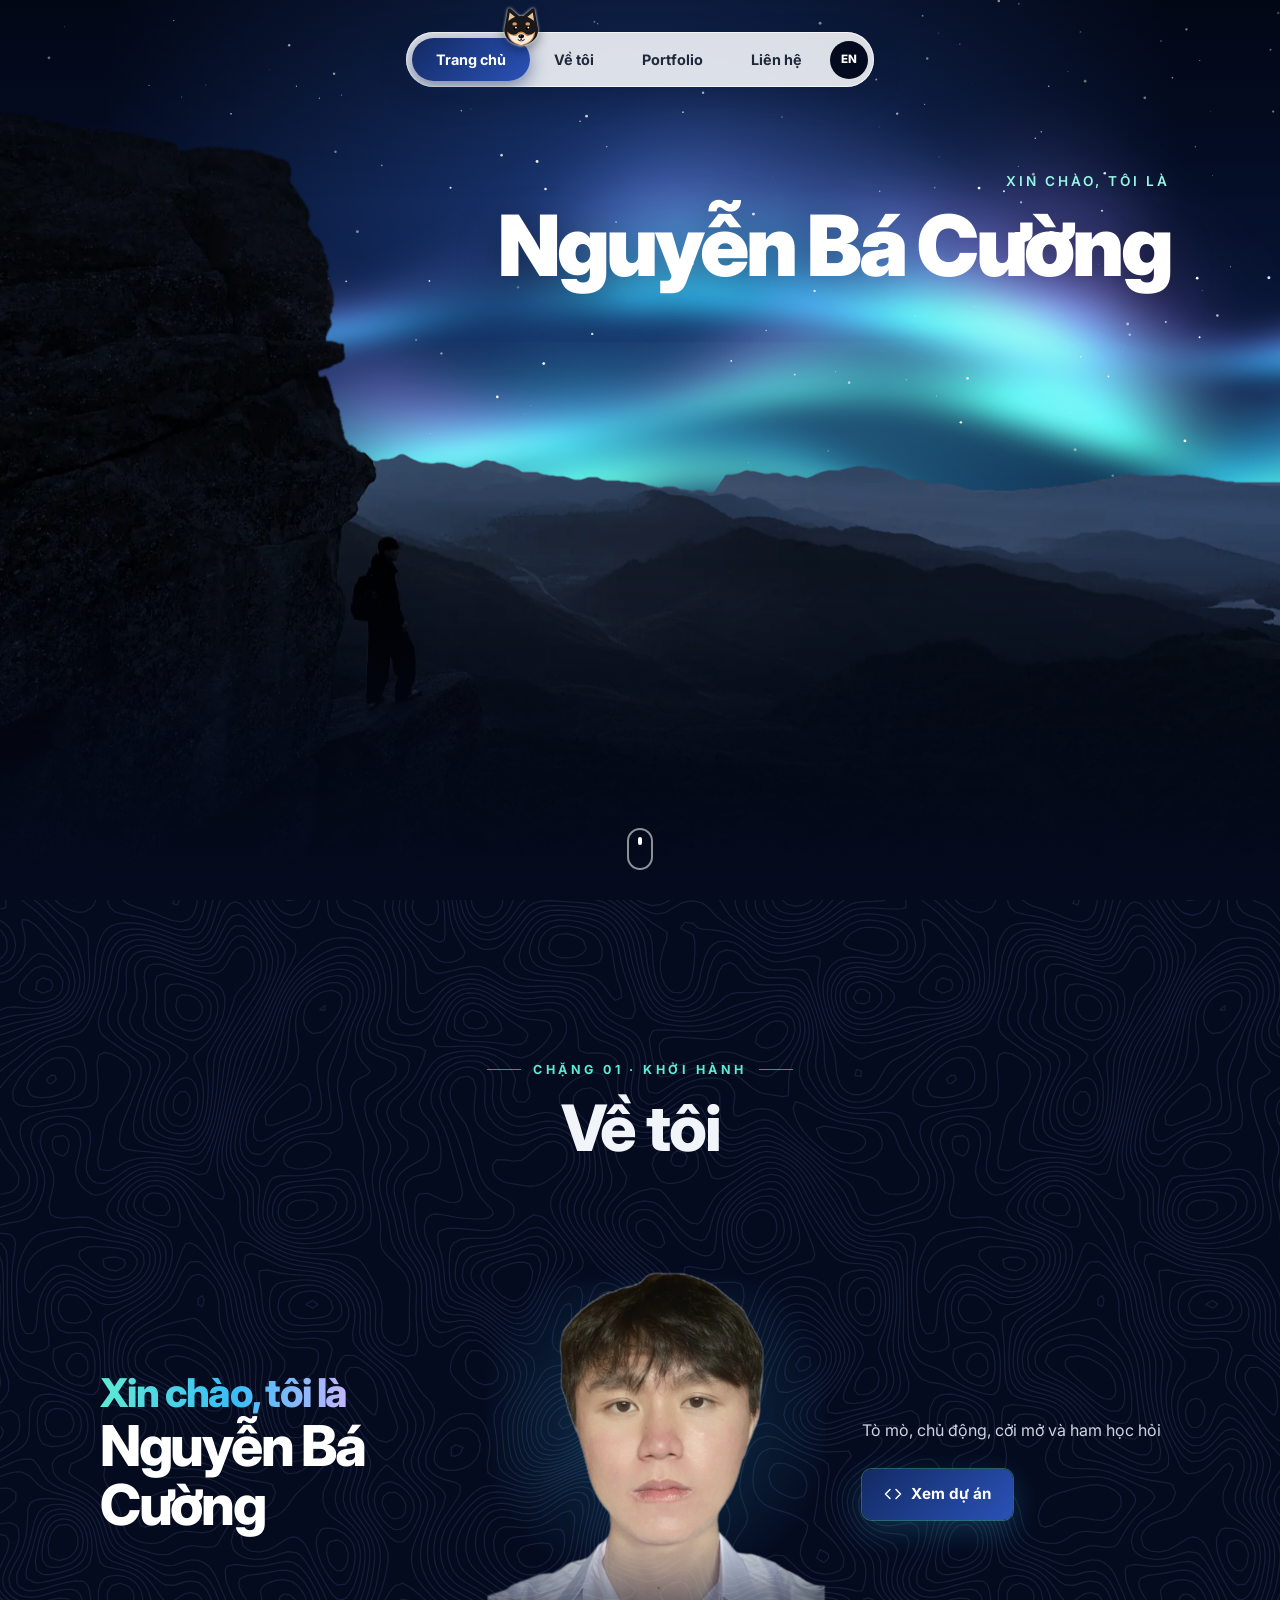
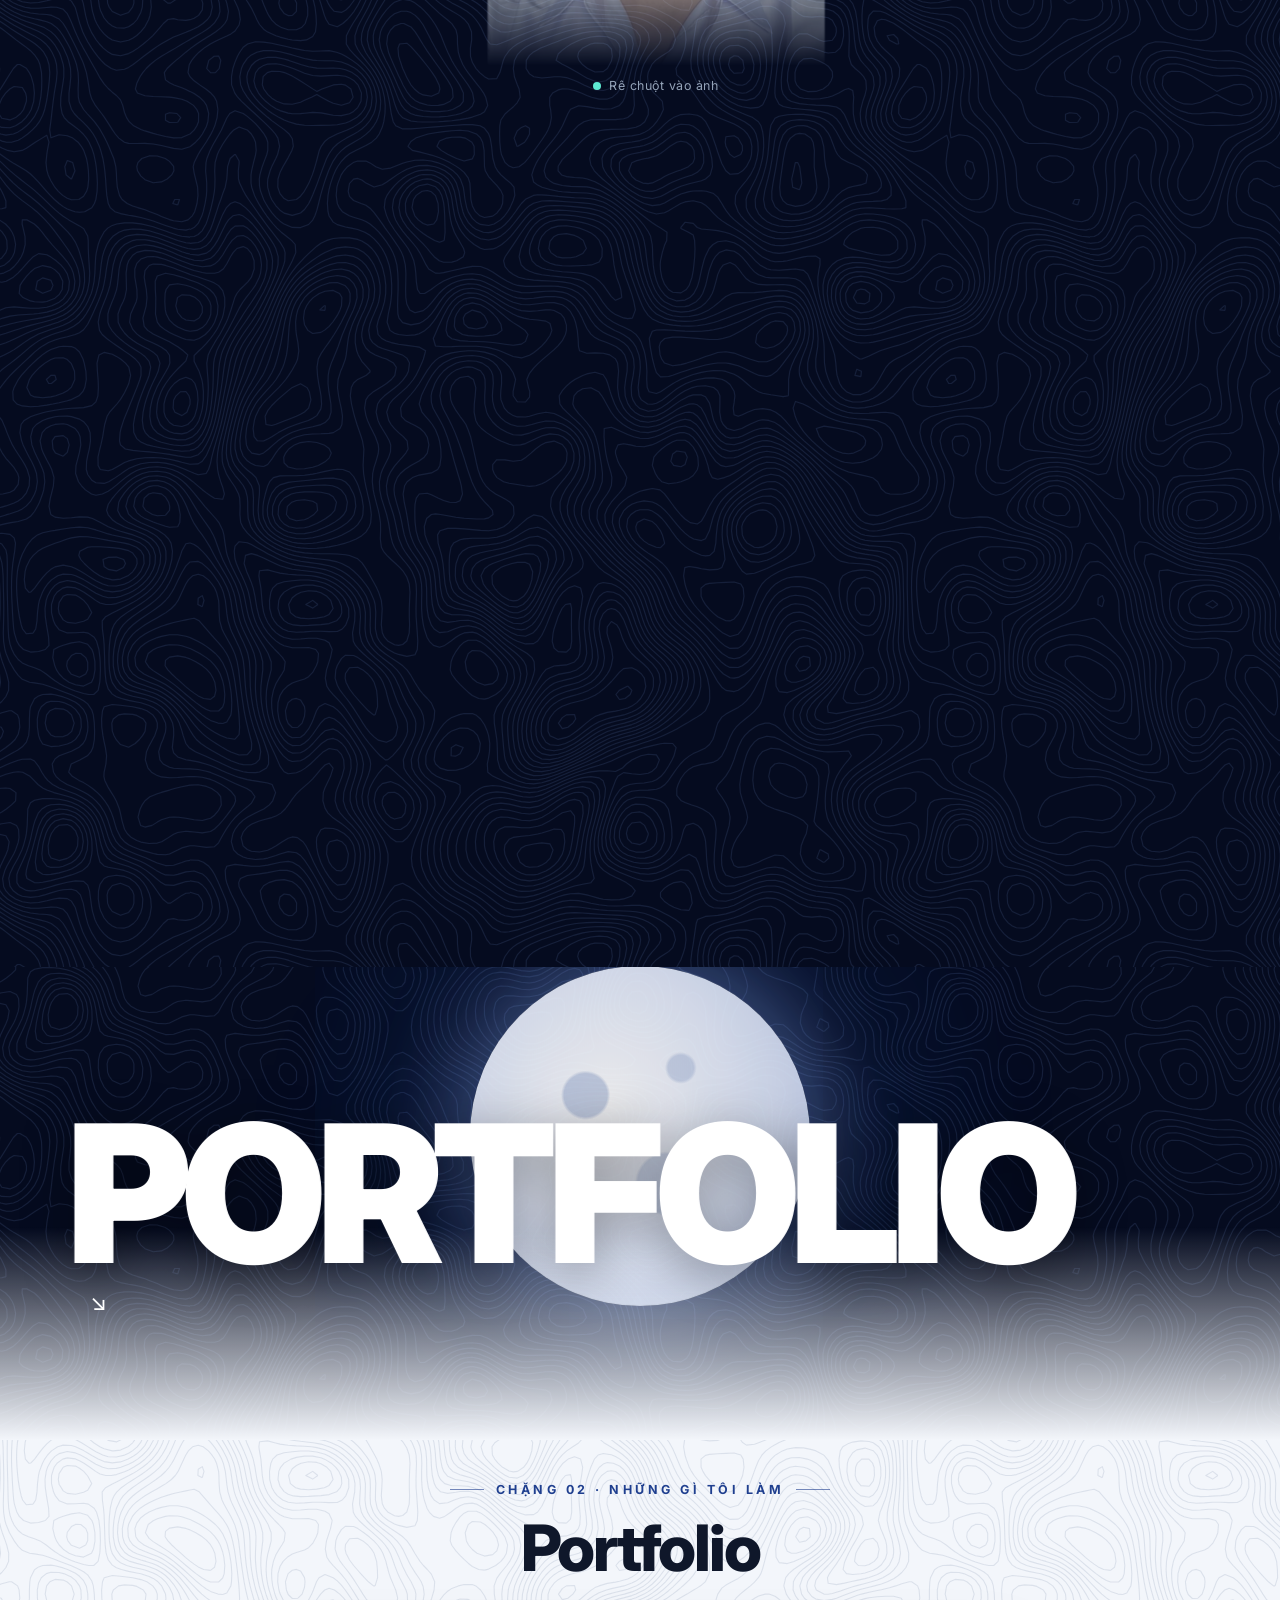
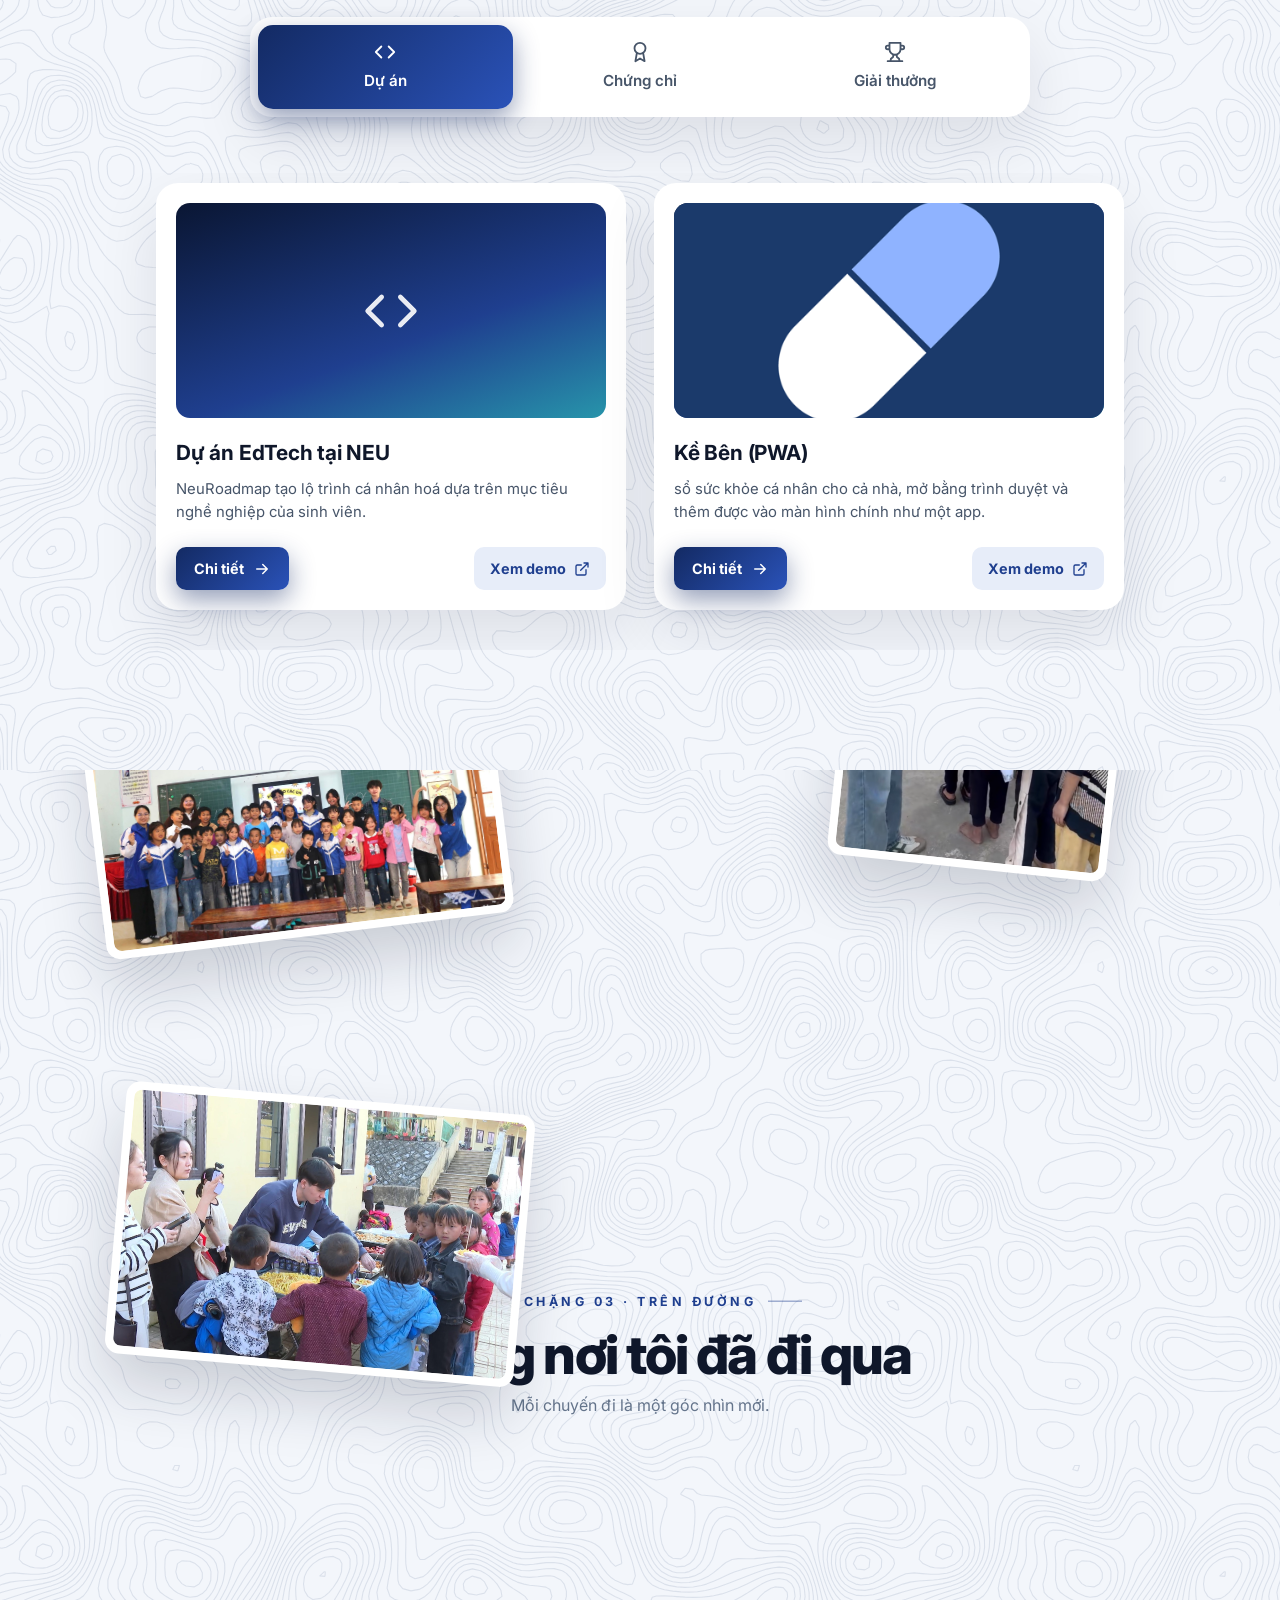
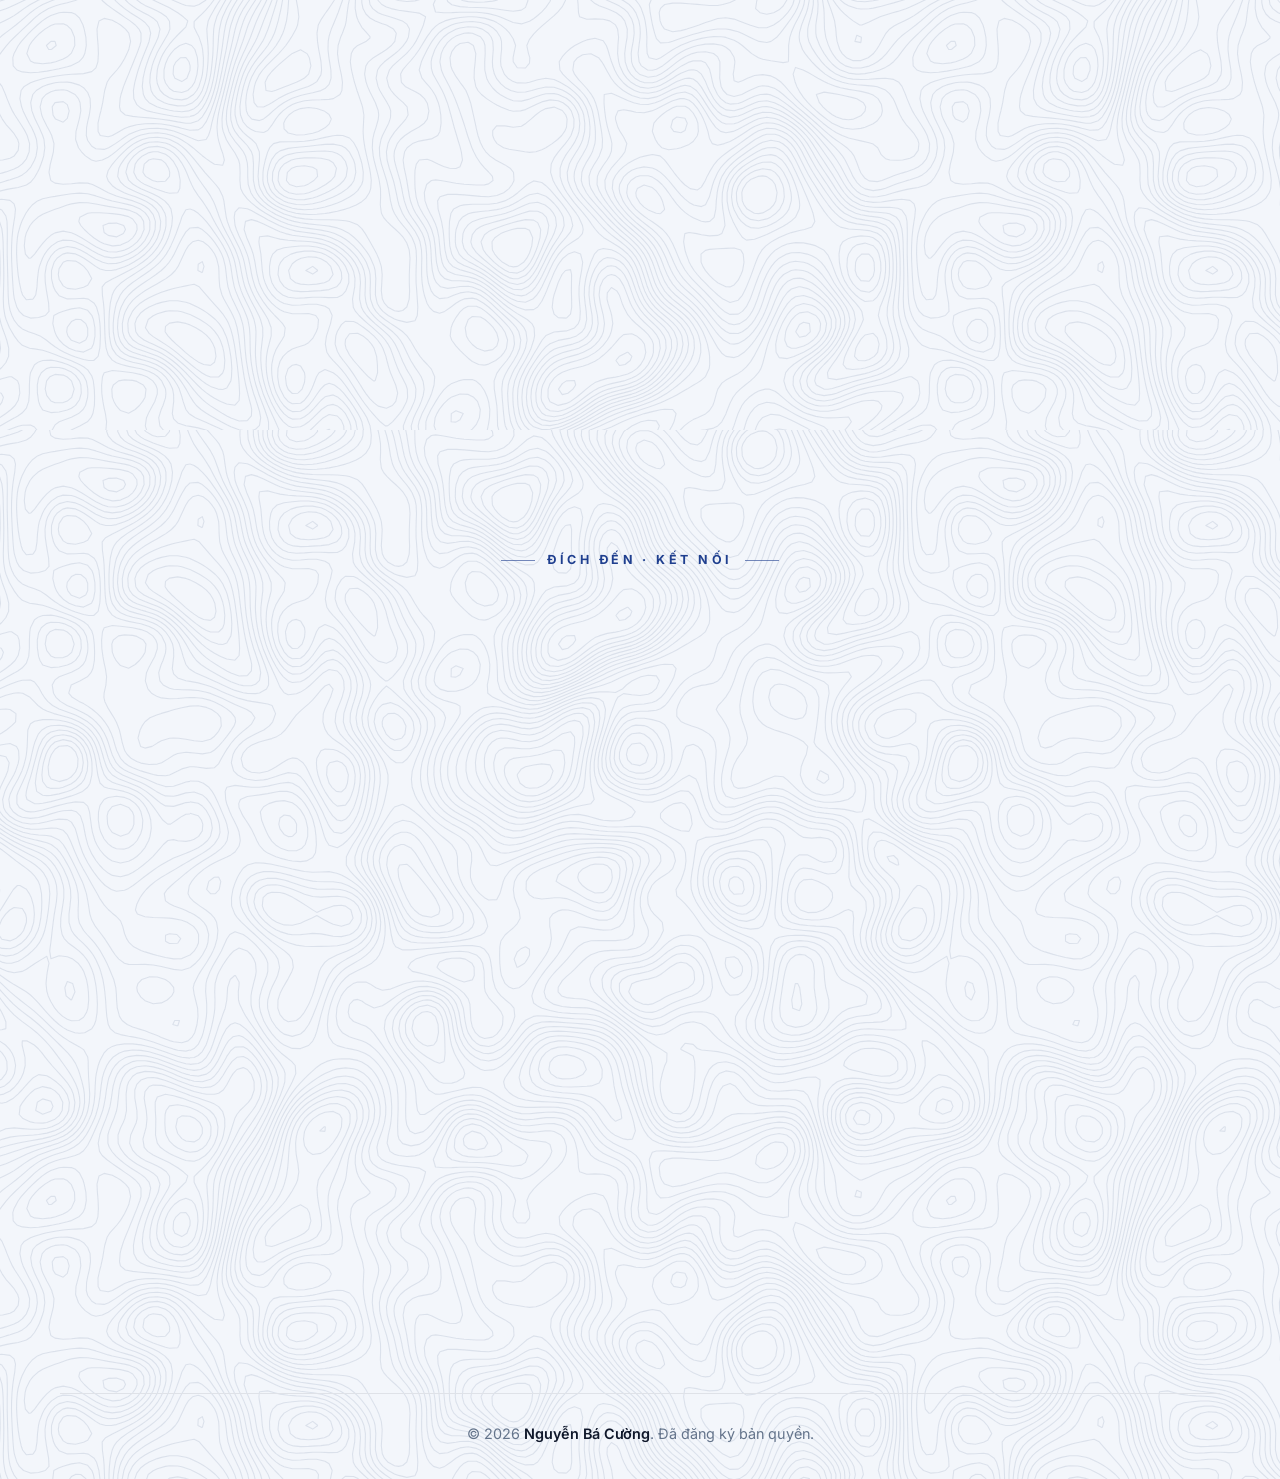
<file: index.html>
<!DOCTYPE html>
<html lang="vi">
<head>
  <meta charset="UTF-8">
  <meta name="viewport" content="width=device-width, initial-scale=1.0">
  <title>Portfolio</title>
  <meta name="theme-color" content="#050b1f">
  <link rel="icon" type="image/png" sizes="32x32" href="assets/favicon-spider-32.png">
  <link rel="icon" type="image/png" sizes="192x192" href="assets/favicon-spider-192.png">
  <link rel="apple-touch-icon" href="assets/apple-touch-icon.png">
  <link rel="preconnect" href="https://fonts.googleapis.com">
  <link rel="preconnect" href="https://fonts.gstatic.com" crossorigin>
  <link href="https://fonts.googleapis.com/css2?family=Inter:wght@400;500;600;700;800;900&display=swap" rel="stylesheet">
  <link rel="stylesheet" href="style.css">
</head>
<body>
  <!-- Mọi nội dung được lấy từ data.js – không cần sửa file này -->

  <!-- ========== Thanh điều hướng ========== -->
  <nav class="nav" id="nav" aria-label="Menu">
    <span class="nav-pill" id="navPill" aria-hidden="true"></span>
    <span class="nav-buddy" id="navBuddy" aria-hidden="true"><svg viewBox="0 0 64 64">  <!-- tai -->
  <path fill="#17171c" d="M8 33 L12.5 6.5 Q14 3.5 16.8 5.4 L30 17 Z"/>
  <path fill="#17171c" d="M56 33 L51.5 6.5 Q50 3.5 47.2 5.4 L34 17 Z"/>
  <path fill="#e8c39a" d="M13 25 L15.2 11 L24.5 18.6 Z"/>
  <path fill="#e8c39a" d="M51 25 L48.8 11 L39.5 18.6 Z"/>
  <!-- đầu -->
  <ellipse cx="32" cy="37" rx="24.5" ry="21" fill="#17171c"/>
  <!-- viền nâu vàng + má kem (urajiro) -->
  <path fill="#c98a4b" d="M11.5 38.5 Q13 55.5 32 59.5 Q51 55.5 52.5 38.5 Q46 45 39.5 42.5 Q36 38.5 32 38.5 Q28 38.5 24.5 42.5 Q18 45 11.5 38.5 Z"/>
  <path fill="#f6ead9" d="M13.5 41 Q16 55 32 58 Q48 55 50.5 41 Q45 46.5 39 44.6 Q35.8 41 32 41 Q28.2 41 25 44.6 Q19 46.5 13.5 41 Z"/>
  <!-- chấm lông mày -->
  <ellipse cx="22.5" cy="27.5" rx="3.4" ry="2.3" fill="#d99a5b"/>
  <ellipse cx="41.5" cy="27.5" rx="3.4" ry="2.3" fill="#d99a5b"/>
  <!-- mắt -->
  <g class="eyes">
    <ellipse cx="23" cy="34.2" rx="3.3" ry="3.5" fill="#050507" stroke="#3a2a1f" stroke-width="1"/>
    <ellipse cx="41" cy="34.2" rx="3.3" ry="3.5" fill="#050507" stroke="#3a2a1f" stroke-width="1"/>
    <circle cx="24.3" cy="32.9" r="1.25" fill="#fff"/>
    <circle cx="42.3" cy="32.9" r="1.25" fill="#fff"/>
  </g>
  <!-- mũi, miệng, lưỡi -->
  <path fill="#ff8fa3" d="M29.6 51.2 Q32 57.2 34.4 51.2 Z"/>
  <ellipse cx="32" cy="45.6" rx="4.2" ry="2.9" fill="#0b0b0e"/>
  <ellipse cx="30.9" cy="44.7" rx="1.2" ry=".7" fill="#fff" opacity=".55"/>
  <path d="M32 48.3 V50.4 M27.4 50.6 Q29.8 53.3 32 50.4 Q34.2 53.3 36.6 50.6" fill="none" stroke="#0b0b0e" stroke-width="1.4" stroke-linecap="round"/>
</svg></span>
    <a href="#home" class="nav-link" data-sec="home" data-t="nav.home"></a>
    <a href="#about" class="nav-link" data-sec="about" data-t="nav.about"></a>
    <a href="#portfolio" class="nav-link" data-sec="portfolio" data-t="nav.portfolio"></a>
    <a href="#contact" class="nav-link" data-sec="contact" data-t="nav.contact"></a>
    <button class="lang" id="lang" type="button" aria-label="VI / EN">EN</button>
  </nav>

  <!-- Thước đo độ cao -->
  <div class="alt" id="alt" aria-hidden="true">
    <span class="alt-val" id="altVal">0 m</span>
    <span class="alt-scale"><span class="alt-track"></span></span>
    <span class="alt-col"><span class="alt-dot" id="altDot"></span></span>
    <span class="alt-lbl" data-t="alt"></span>
  </div>

  <main>
    <!-- ========== 1. HERO ========== -->
    <section class="hero" id="home">
      <div class="hero-bg" id="heroBg"></div>
      <canvas class="hero-aurora" id="aurora" aria-hidden="true"></canvas>
      <canvas class="hero-stars" id="stars" aria-hidden="true"></canvas>
      <svg class="hero-mountains" id="heroMountains" viewBox="0 0 1440 420" preserveAspectRatio="xMidYMax slice" aria-hidden="true">
        <defs>
          <linearGradient id="g1" x1="0" y1="0" x2="0" y2="1"><stop offset="0" stop-color="#3b5998"/><stop offset="1" stop-color="#14254d"/></linearGradient>
          <linearGradient id="g2" x1="0" y1="0" x2="0" y2="1"><stop offset="0" stop-color="#1b2f5e"/><stop offset="1" stop-color="#0a1530"/></linearGradient>
          <linearGradient id="g3" x1="0" y1="0" x2="0" y2="1"><stop offset="0" stop-color="#0c1a38"/><stop offset="1" stop-color="#020617"/></linearGradient>
        </defs>
        <g data-depth="0.1"><path fill="url(#g1)" d="M0 270 L110 215 L200 250 L330 160 L450 230 L560 180 L720 60 L850 175 L960 135 L1080 215 L1200 125 L1320 205 L1440 165 V420 H0Z"/><path fill="#e6eeff" d="M720 60 L772 106 L750 101 L734 116 L716 98 L692 110 L676 96Z"/></g>
        <g data-depth="0.2"><path fill="url(#g2)" d="M0 310 L130 255 L250 295 L390 225 L520 290 L650 240 L790 305 L910 250 L1050 300 L1190 235 L1330 290 L1440 260 V420 H0Z"/></g>
        <g data-depth="0.32"><path fill="url(#g3)" d="M0 360 Q180 315 360 352 T720 345 T1080 355 T1440 335 V420 H0Z"/></g>
      </svg>
      <div class="hero-mist" aria-hidden="true"></div>
      <img class="hero-fg" id="heroFg" alt="" aria-hidden="true">
      <div class="hero-shade"></div>
      <div class="hero-text">
        <p class="hero-hello reveal" data-t="hero.hello"></p>
        <h1 class="hero-name reveal" data-f="name"></h1>
        <p class="hero-role reveal" data-f="role"></p>
      </div>
      <a class="hero-scroll" href="#about" aria-label="Scroll"><span></span></a>
    </section>

    <!-- ========== 2. VỀ TÔI ========== -->
    <section class="about topo-dark" id="about">
      <div class="wrap">
        <p class="kicker reveal" data-t="k.about"></p>
        <h2 class="title-xl reveal" data-t="about.title"></h2>

        <div class="intro">
          <div class="intro-a reveal">
            <p class="intro-hi" data-t="about.hi"></p>
            <h3 class="intro-name" data-f="name"></h3>
            <a class="btn" id="cvBtn" target="_blank" rel="noopener">
              <svg viewBox="0 0 24 24" fill="none" stroke="currentColor" stroke-width="2" stroke-linecap="round" stroke-linejoin="round"><path d="M14 2H6a2 2 0 0 0-2 2v16a2 2 0 0 0 2 2h12a2 2 0 0 0 2-2V8z"/><path d="M14 2v6h6M8 13h8M8 17h5"/></svg>
              <span data-t="btn.cv"></span>
            </a>
          </div>
          <div class="intro-b reveal">
            <div class="portrait" id="portrait"></div>
            <p class="portrait-hint" id="portraitHint" hidden><i></i><span data-t="hint"></span></p>
          </div>
          <div class="intro-c reveal">
            <p class="intro-text" data-f="about"></p>
            <a class="btn" href="#portfolio">
              <svg viewBox="0 0 24 24" fill="none" stroke="currentColor" stroke-width="2" stroke-linecap="round" stroke-linejoin="round"><path d="m16 18 6-6-6-6M8 6l-6 6 6 6"/></svg>
              <span data-t="btn.projects"></span>
            </a>
          </div>
        </div>

        <div class="journey">
          <div class="journey-col reveal">
            <h3 data-t="about.edu"></h3>
            <ol class="steps" id="eduList"></ol>
          </div>
          <div class="journey-col reveal">
            <h3 data-t="about.exp"></h3>
            <ol class="steps" id="expList"></ol>
          </div>
        </div>

        <div class="folders" id="folders"></div>
      </div>
    </section>

    <!-- ========== 3. CHỮ LỚN ========== -->
    <section class="mega topo-dark" aria-hidden="true">
      <span class="mega-moon" id="megaMoon"></span>
      <p class="mega-text" id="megaText">PORTFOLIO</p>
      <span class="mega-arrow">↘</span>
    </section>

    <!-- ========== 4. PORTFOLIO ========== -->
    <section class="works topo-light" id="portfolio">
      <div class="wrap">
        <p class="kicker dark reveal" data-t="k.pf"></p>
        <h2 class="title-xl dark reveal" data-t="pf.title"></h2>
        <div class="tabs reveal" id="tabs" role="tablist">
          <span class="tabs-pill" id="tabsPill"></span>
        </div>
      </div>
      <div class="carousel reveal">
        <button class="car-btn prev" id="prev" type="button" aria-label="Trước">
          <svg viewBox="0 0 24 24" fill="none" stroke="currentColor" stroke-width="2.5" stroke-linecap="round" stroke-linejoin="round"><path d="m15 18-6-6 6-6"/></svg>
        </button>
        <div class="track" id="track"></div>
        <button class="car-btn next" id="next" type="button" aria-label="Sau">
          <svg viewBox="0 0 24 24" fill="none" stroke="currentColor" stroke-width="2.5" stroke-linecap="round" stroke-linejoin="round"><path d="m9 18 6-6-6-6"/></svg>
        </button>
      </div>
    </section>

    <!-- ========== 5. ẢNH HOẠT ĐỘNG ========== -->
    <section class="gallery topo-light" id="gallery" hidden>
      <div class="gallery-title reveal">
        <p class="kicker dark" data-t="k.gal"></p>
        <h2 data-t="gal.title"></h2>
        <p data-t="gal.sub"></p>
      </div>
      <div class="gallery-stage" id="galleryStage"></div>
    </section>

    <!-- ========== 6. LIÊN HỆ ========== -->
    <section class="contact topo-light" id="contact">
      <div class="wrap">
        <p class="kicker dark reveal" data-t="k.ct"></p>
        <h2 class="title-xl dark reveal" data-t="ct.title"></h2>
        <div class="contact-grid">
          <form class="panel form reveal" id="form">
            <h3 class="panel-blue" data-t="ct.formTitle"></h3>
            <p class="panel-lead" data-t="ct.formLead"></p>
            <label class="inp">
              <svg viewBox="0 0 24 24" fill="none" stroke="currentColor" stroke-width="1.8" stroke-linecap="round" stroke-linejoin="round"><circle cx="12" cy="8" r="4"/><path d="M4 21a8 8 0 0 1 16 0"/></svg>
              <input name="n" required data-ph="ct.name">
            </label>
            <label class="inp">
              <svg viewBox="0 0 24 24" fill="none" stroke="currentColor" stroke-width="1.8" stroke-linecap="round" stroke-linejoin="round"><rect x="2" y="4" width="20" height="16" rx="2"/><path d="m22 7-10 6L2 7"/></svg>
              <input name="e" type="email" required data-ph="ct.email">
            </label>
            <label class="inp area">
              <svg viewBox="0 0 24 24" fill="none" stroke="currentColor" stroke-width="1.8" stroke-linecap="round" stroke-linejoin="round"><path d="M21 15a2 2 0 0 1-2 2H7l-4 4V5a2 2 0 0 1 2-2h14a2 2 0 0 1 2 2z"/></svg>
              <textarea name="m" rows="5" required data-ph="ct.msg"></textarea>
            </label>
            <button class="btn full" type="submit">
              <svg viewBox="0 0 24 24" fill="none" stroke="currentColor" stroke-width="2" stroke-linecap="round" stroke-linejoin="round"><path d="m22 2-7 20-4-9-9-4Z"/><path d="M22 2 11 13"/></svg>
              <span data-t="ct.send"></span>
            </button>
          </form>

          <div class="panel findme reveal">
            <h3 data-t="ct.find"></h3>
            <ul id="socials"></ul>
            <div class="findme-photo" id="contactPhoto"></div>
          </div>
        </div>
      </div>
      <footer class="foot">© <span id="yr"></span> <b data-f="name"></b>. <span data-t="foot"></span></footer>
    </section>
  </main>

  <!-- Hộp chi tiết -->
  <dialog class="modal" id="modal">
    <button class="modal-x" type="button" aria-label="Đóng" data-close>×</button>
    <div id="modalBody"></div>
  </dialog>

  <script src="data.js"></script>
  <script src="script.js"></script>
</body>
</html>
</file>
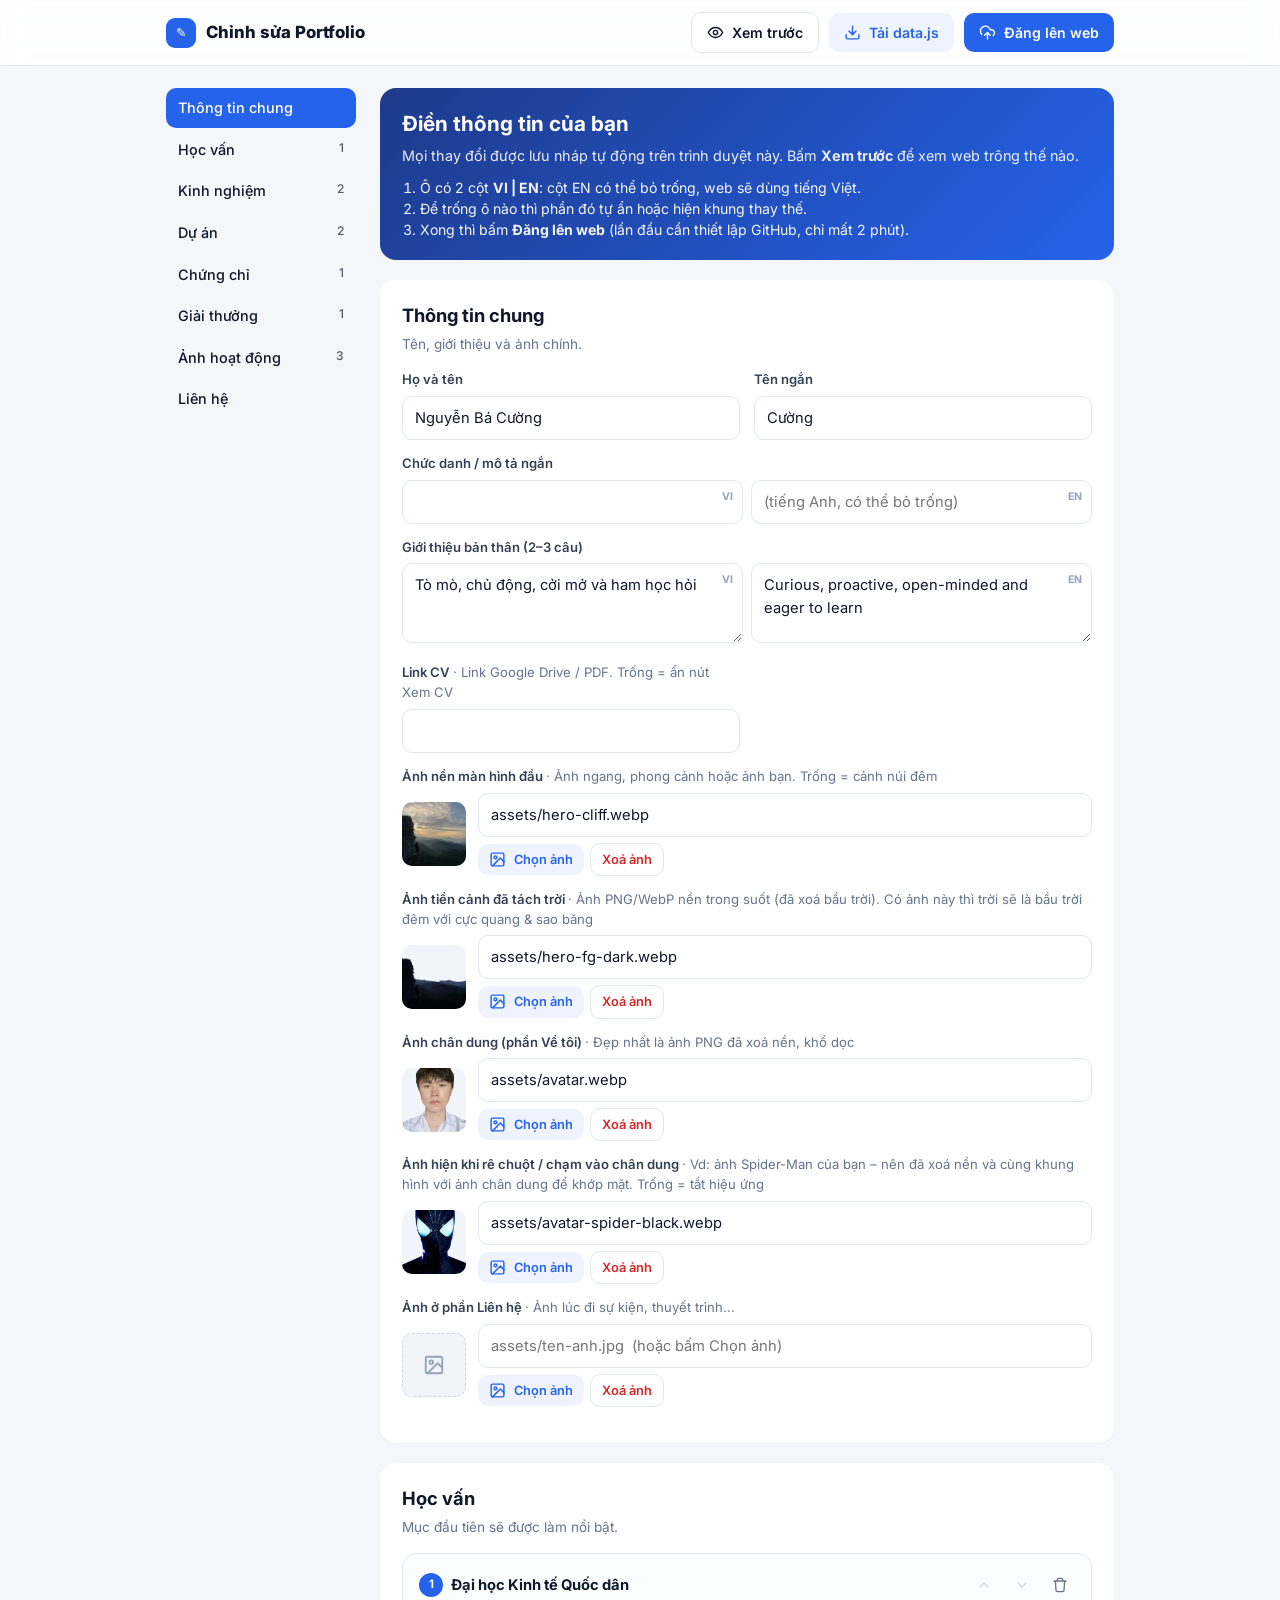
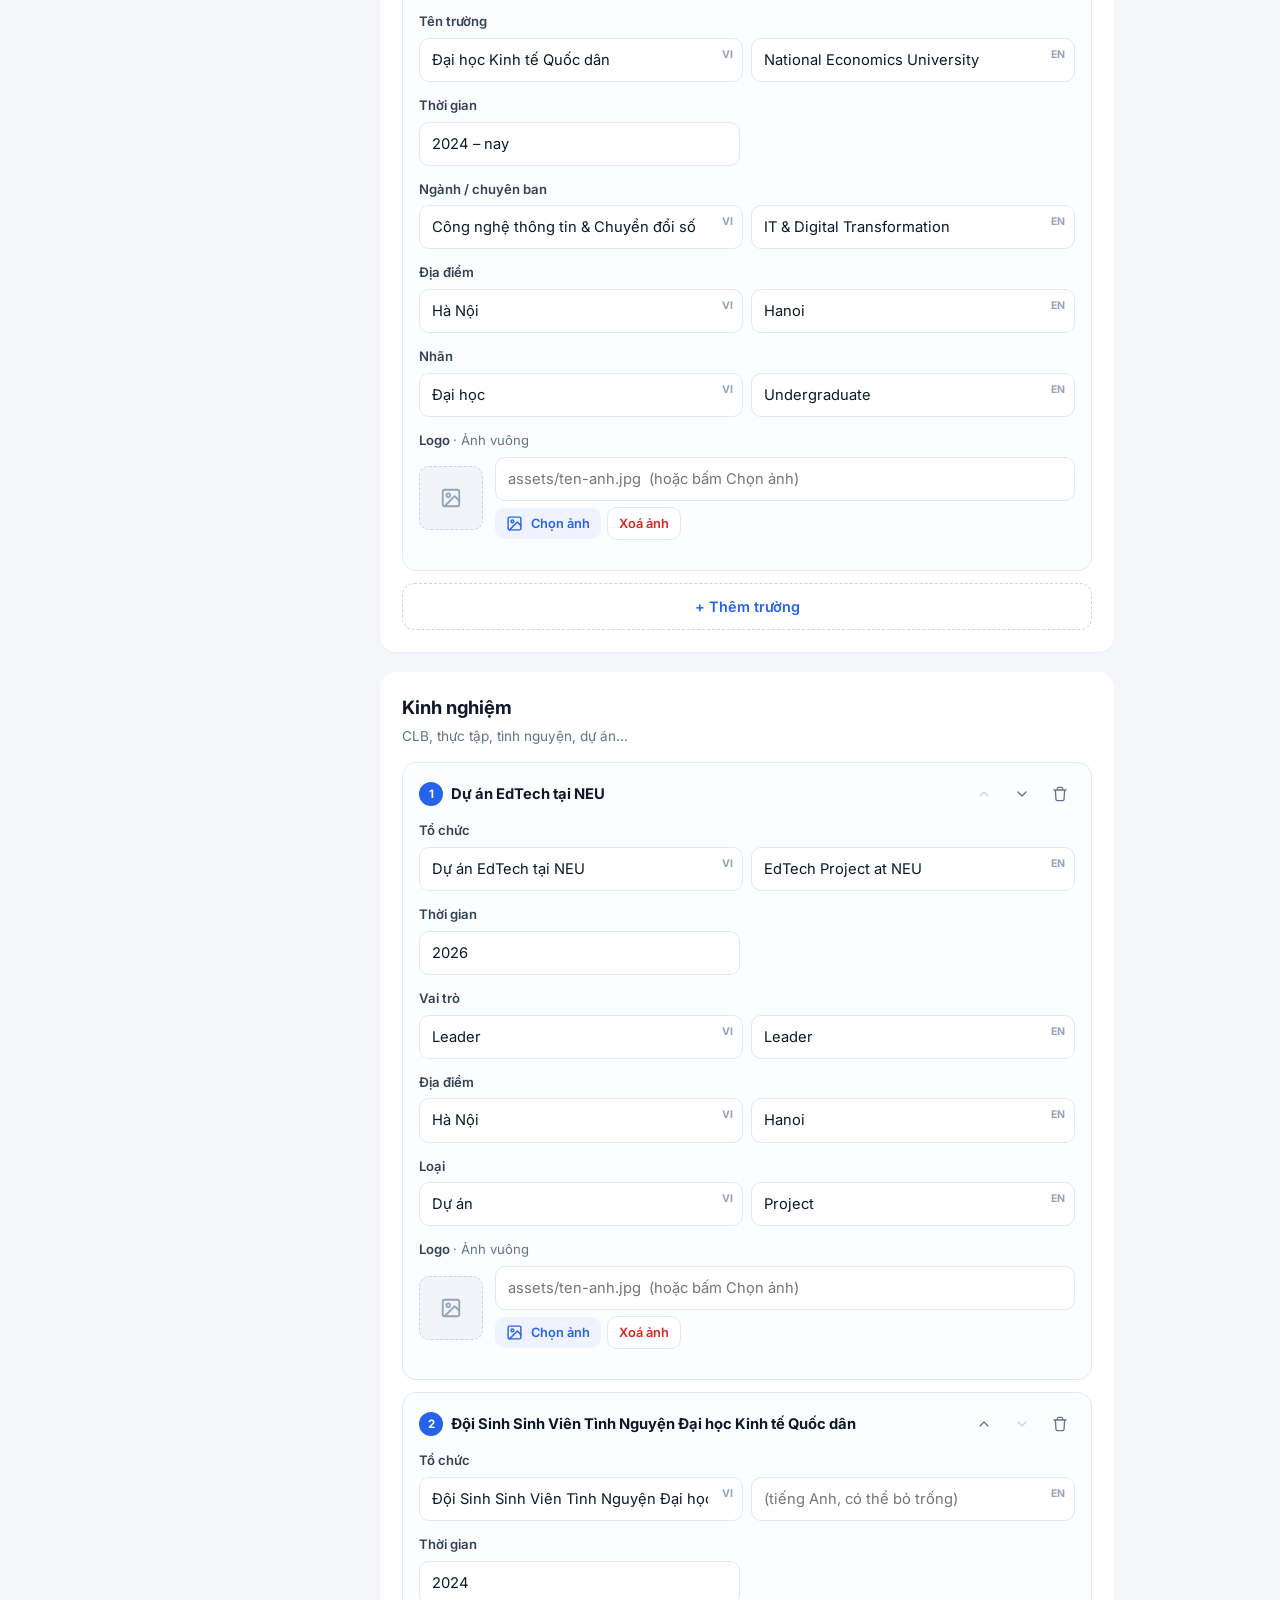
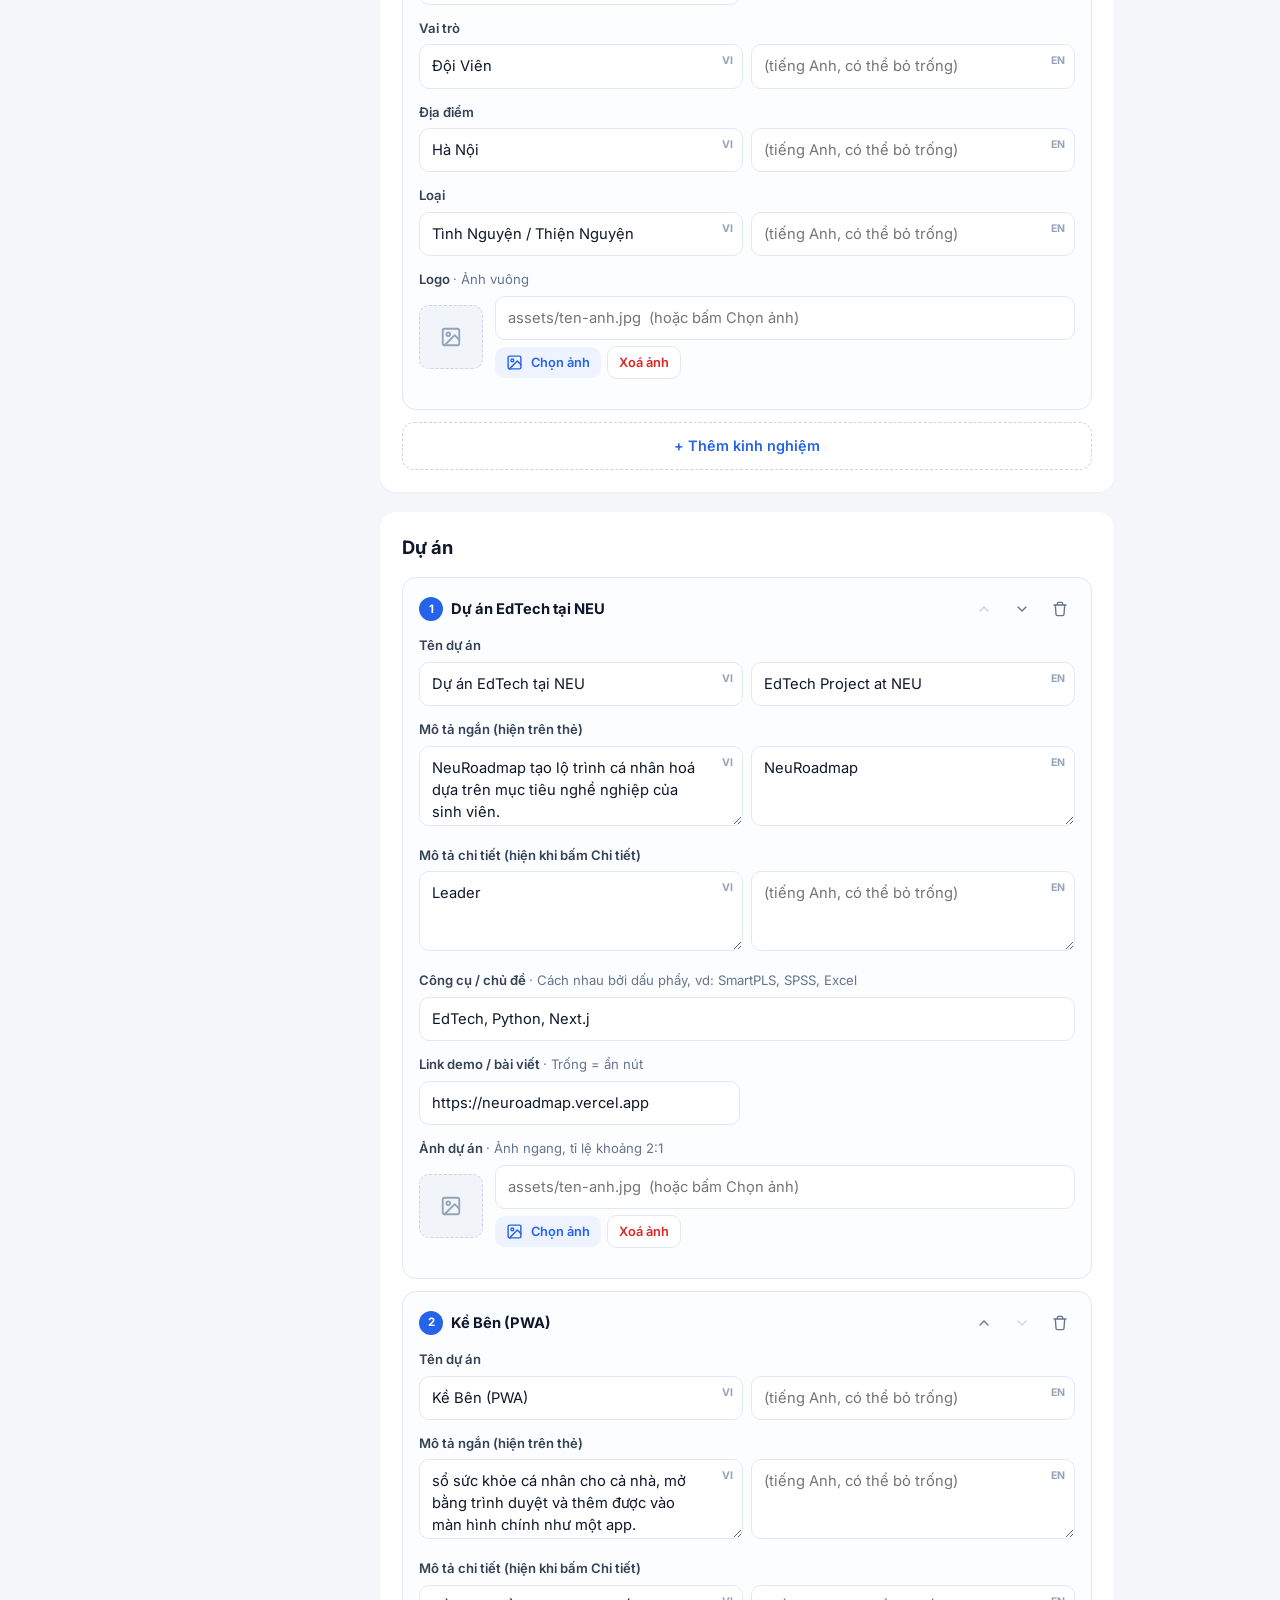
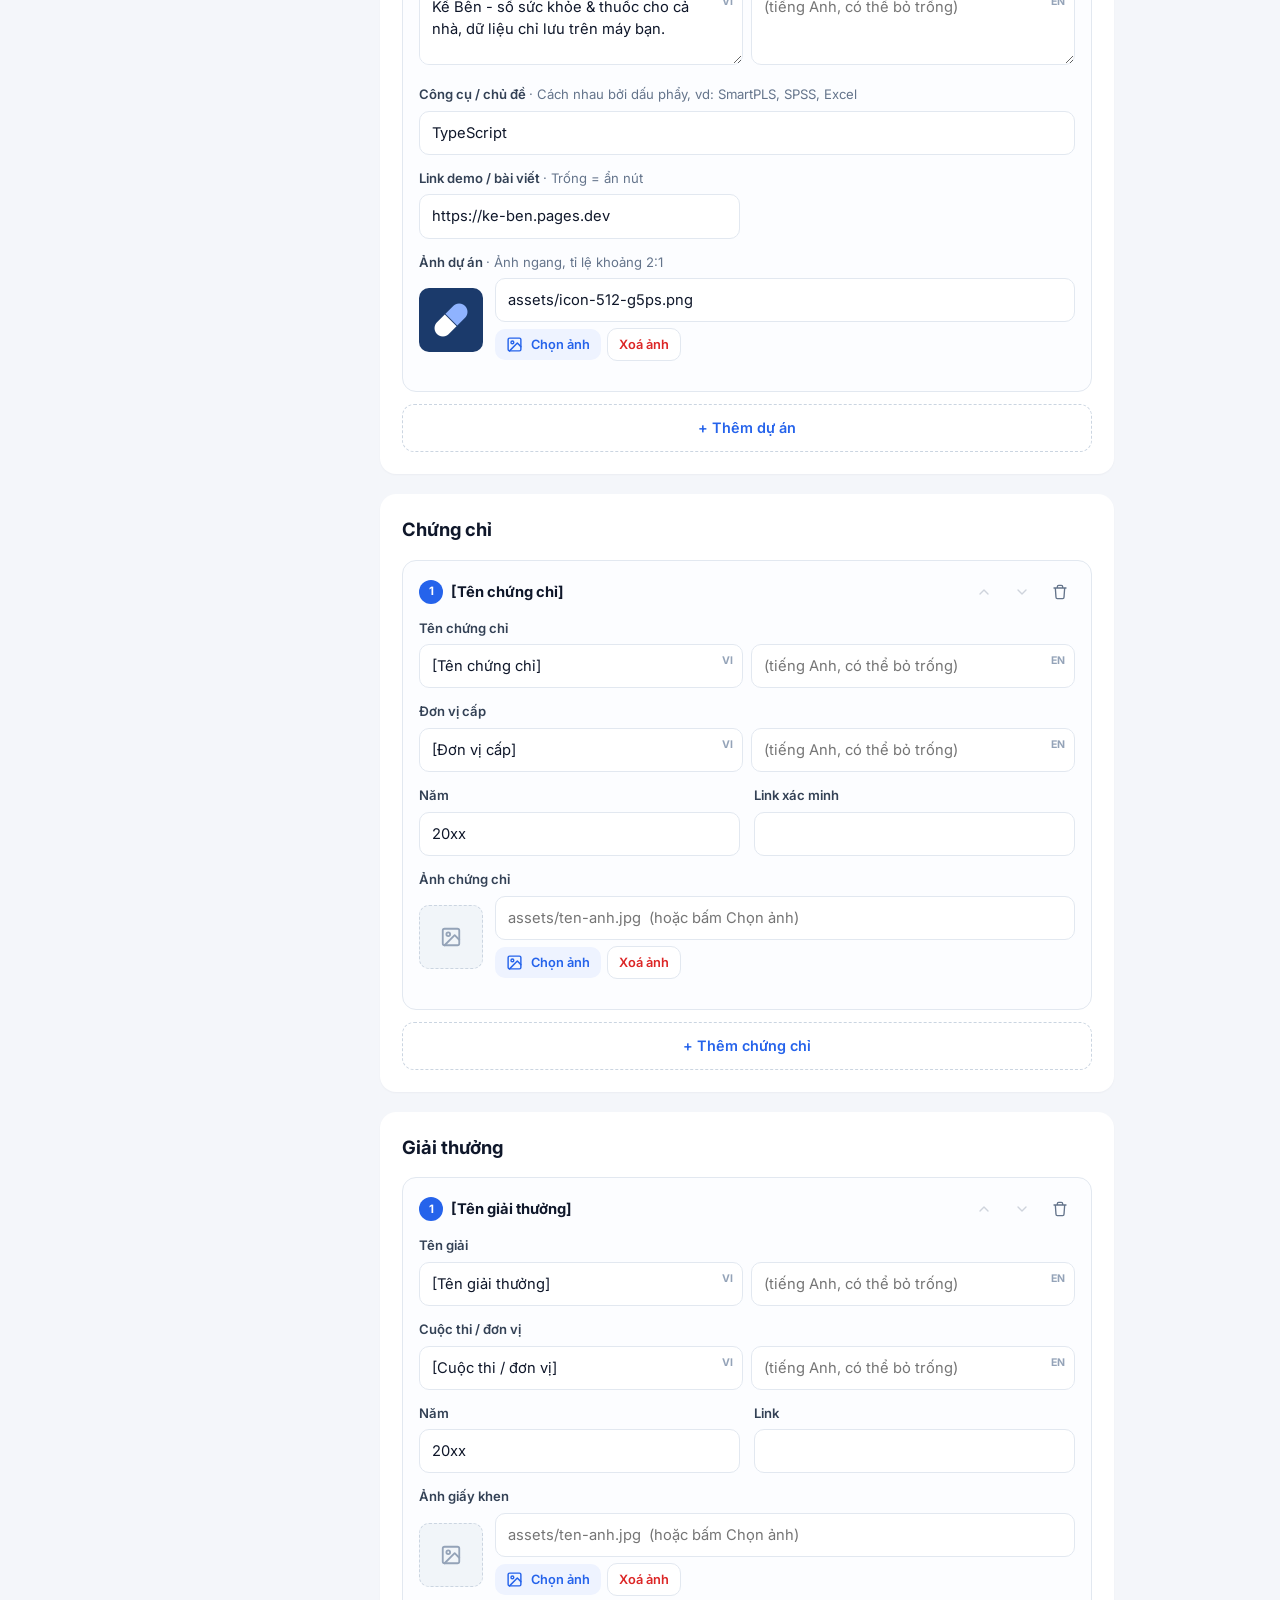
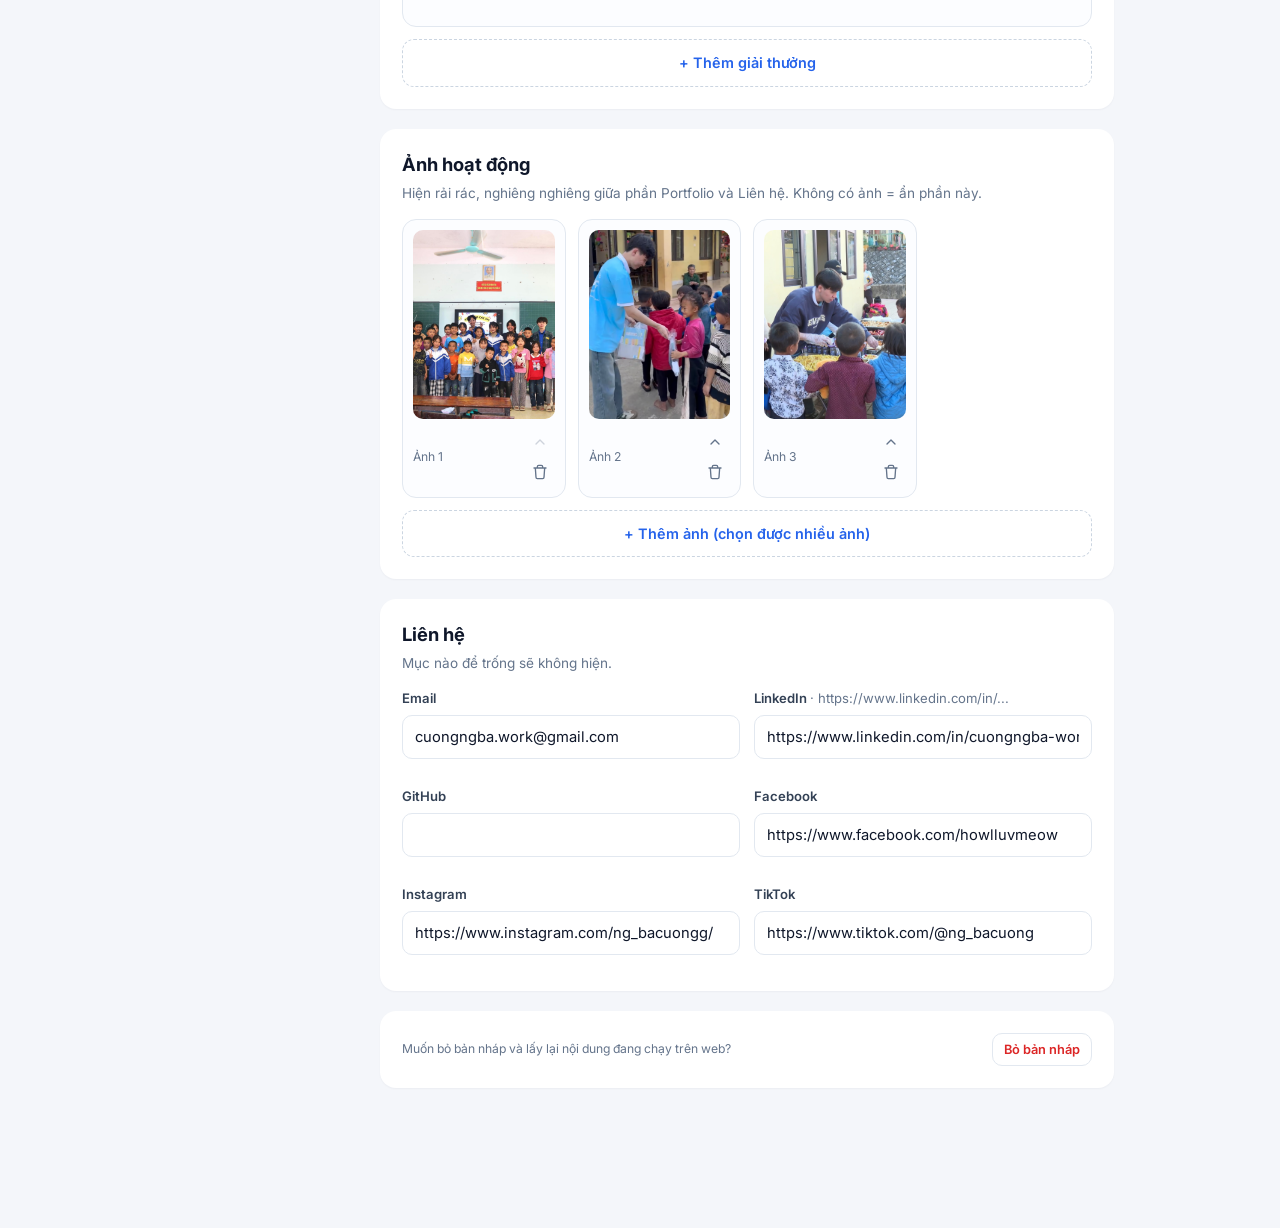
<file: admin.html>
<!DOCTYPE html>
<html lang="vi">
<head>
  <meta charset="UTF-8">
  <meta name="viewport" content="width=device-width, initial-scale=1.0">
  <meta name="robots" content="noindex, nofollow">
  <title>Chỉnh sửa Portfolio</title>
  <link rel="icon" type="image/png" sizes="32x32" href="assets/favicon-spider-32.png">
  <link rel="icon" type="image/png" sizes="192x192" href="assets/favicon-spider-192.png">
  <link rel="apple-touch-icon" href="assets/apple-touch-icon.png">
  <link rel="preconnect" href="https://fonts.googleapis.com">
  <link rel="preconnect" href="https://fonts.gstatic.com" crossorigin>
  <link href="https://fonts.googleapis.com/css2?family=Inter:wght@400;500;600;700;800&display=swap" rel="stylesheet">
  <style>
    :root {
      --bg: #f4f6fa; --card: #fff; --ink: #0f172a; --muted: #64748b; --line: #e2e8f0;
      --blue: #2563eb; --blue-soft: #eef3ff; --red: #dc2626; --green: #16a34a; --r: 16px;
    }
    * { box-sizing: border-box; margin: 0; padding: 0; }
    body { font-family: "Inter", system-ui, sans-serif; background: var(--bg); color: var(--ink); line-height: 1.5; }
    button, input, textarea, select { font: inherit; color: inherit; }
    button { cursor: pointer; border: 0; background: none; }
    a { color: var(--blue); }

    /* Thanh trên */
    .top {
      position: sticky; top: 0; z-index: 50; background: rgba(255,255,255,.9); backdrop-filter: blur(12px);
      border-bottom: 1px solid var(--line);
    }
    .top-in { max-width: 980px; margin: 0 auto; padding: 12px 16px; display: flex; align-items: center; gap: 10px; flex-wrap: wrap; }
    .brand { font-weight: 800; font-size: 1.05rem; margin-right: auto; display: flex; align-items: center; gap: 10px; }
    .brand i { width: 30px; height: 30px; border-radius: 9px; background: var(--blue); display: grid; place-items: center; color: #fff; font-style: normal; font-size: .8rem; }
    .saved { font-size: .78rem; color: var(--muted); }

    .btn { display: inline-flex; align-items: center; gap: 8px; padding: 9px 15px; border-radius: 10px; font-weight: 600; font-size: .88rem; transition: background .2s, transform .15s; white-space: nowrap; }
    .btn:active { transform: scale(.97); }
    .btn svg { width: 17px; height: 17px; }
    .btn-blue { background: var(--blue); color: #fff; }
    .btn-blue:hover { background: #1d4ed8; }
    .btn-soft { background: var(--blue-soft); color: var(--blue); }
    .btn-soft:hover { background: #dfe8ff; }
    .btn-line { border: 1px solid var(--line); background: #fff; }
    .btn-line:hover { background: #f8fafc; }
    .btn-red { color: var(--red); }
    .btn-sm { padding: 6px 11px; font-size: .8rem; }

    /* Bố cục */
    .main { max-width: 980px; margin: 0 auto; padding: 22px 16px 120px; display: grid; grid-template-columns: 190px 1fr; gap: 24px; align-items: start; }
    .main > * { min-width: 0; }
    .side { position: sticky; top: 76px; display: flex; flex-direction: column; gap: 2px; }
    .side a { padding: 9px 12px; border-radius: 10px; text-decoration: none; color: var(--ink); font-weight: 500; font-size: .9rem; display: flex; justify-content: space-between; }
    .side a:hover { background: #fff; }
    .side a.on { background: var(--blue); color: #fff; }
    .side a small { opacity: .7; }

    .intro { background: linear-gradient(135deg, #1e3a8a, #2563eb); color: #fff; border-radius: var(--r); padding: 20px 22px; margin-bottom: 20px; }
    .intro h1 { font-size: 1.3rem; margin-bottom: 6px; }
    .intro p { opacity: .9; font-size: .9rem; }
    .intro ol { margin: 10px 0 0 18px; font-size: .88rem; opacity: .95; }

    .sec { background: var(--card); border-radius: var(--r); padding: 22px; margin-bottom: 20px; box-shadow: 0 1px 2px rgba(15,23,42,.04); scroll-margin-top: 80px; }
    .sec-h { display: flex; align-items: center; justify-content: space-between; gap: 10px; margin-bottom: 4px; }
    .sec-h h2 { font-size: 1.15rem; }
    .sec-d { color: var(--muted); font-size: .85rem; margin-bottom: 16px; }

    .grid2 { display: grid; grid-template-columns: 1fr 1fr; gap: 14px; }
    .f { display: flex; flex-direction: column; gap: 6px; margin-bottom: 14px; }
    .f > label { font-size: .82rem; font-weight: 600; color: #334155; }
    .f > label em { font-style: normal; font-weight: 400; color: var(--muted); }
    .in, .ta {
      width: 100%; padding: 10px 12px; border: 1.5px solid var(--line); border-radius: 10px; background: #fff;
      outline: none; transition: border-color .2s, box-shadow .2s; font-size: .92rem;
    }
    .in:focus, .ta:focus { border-color: var(--blue); box-shadow: 0 0 0 3px rgba(37,99,235,.12); }
    .ta { resize: vertical; min-height: 80px; }
    .bi { display: grid; grid-template-columns: 1fr 1fr; gap: 8px; }
    .bi > div { position: relative; }
    .bi .lang { position: absolute; top: 9px; right: 10px; font-size: .66rem; font-weight: 700; color: #94a3b8; pointer-events: none; }
    .bi .in, .bi .ta { padding-right: 34px; }

    /* Ảnh */
    .img { display: flex; gap: 12px; align-items: center; }
    .thumb { width: 64px; height: 64px; border-radius: 10px; flex-shrink: 0; background: #f1f5f9 center/cover no-repeat; border: 1px dashed #cbd5e1; display: grid; place-items: center; color: #94a3b8; }
    .thumb.has { border: 0; }
    .thumb.has svg { display: none; }
    .thumb svg { width: 22px; height: 22px; }
    .img-r { flex: 1; min-width: 0; display: flex; flex-direction: column; gap: 6px; }
    .img-btns { display: flex; gap: 6px; flex-wrap: wrap; align-items: center; }
    .note { font-size: .76rem; color: var(--muted); }
    .note.warn { color: #b45309; }
    .note.ok { color: var(--green); }

    /* Danh sách */
    .item { border: 1px solid var(--line); border-radius: 14px; padding: 16px; margin-bottom: 12px; background: #fcfdff; }
    .item-h { display: flex; align-items: center; gap: 8px; margin-bottom: 12px; }
    .item-h b { flex: 1; font-size: .92rem; overflow: hidden; text-overflow: ellipsis; white-space: nowrap; }
    .num { width: 24px; height: 24px; border-radius: 50%; background: var(--blue); color: #fff; font-size: .72rem; font-weight: 700; display: grid; place-items: center; flex-shrink: 0; }
    .ico { width: 30px; height: 30px; border-radius: 8px; display: grid; place-items: center; color: var(--muted); }
    .ico:hover { background: #eef2f7; color: var(--ink); }
    .ico.del:hover { background: #fee2e2; color: var(--red); }
    .ico:disabled { opacity: .3; pointer-events: none; }
    .ico svg { width: 16px; height: 16px; }
    .add { width: 100%; padding: 12px; border: 1.5px dashed #cbd5e1; border-radius: 12px; color: var(--blue); font-weight: 600; font-size: .9rem; }
    .add:hover { background: var(--blue-soft); border-color: var(--blue); }
    .gal { display: grid; grid-template-columns: repeat(auto-fill, minmax(150px, 1fr)); gap: 12px; margin-bottom: 12px; }
    .gal .item { margin: 0; padding: 10px; }
    .gal .thumb { width: 100%; height: auto; aspect-ratio: 3/4; margin-bottom: 8px; }

    /* Hộp thoại */
    dialog { margin: auto; width: min(560px, calc(100% - 24px)); border: 0; border-radius: 18px; padding: 24px; box-shadow: 0 30px 80px rgba(0,0,0,.3); }
    dialog::backdrop { background: rgba(15,23,42,.5); }
    dialog h3 { font-size: 1.15rem; margin-bottom: 8px; }
    dialog p, dialog li { font-size: .88rem; color: #334155; }
    dialog ol { margin: 8px 0 14px 18px; }
    dialog .acts { display: flex; gap: 8px; justify-content: flex-end; margin-top: 16px; flex-wrap: wrap; }
    .box { background: #f8fafc; border: 1px solid var(--line); border-radius: 10px; padding: 12px; margin: 12px 0; font-size: .84rem; }
    .box code { background: #e2e8f0; padding: 1px 5px; border-radius: 4px; }

    .toast {
      position: fixed; left: 50%; bottom: 24px; transform: translate(-50%, 120px); z-index: 99;
      background: var(--ink); color: #fff; padding: 12px 18px; border-radius: 12px; font-size: .9rem; font-weight: 500;
      box-shadow: 0 10px 30px rgba(0,0,0,.25); transition: transform .35s cubic-bezier(.2,.8,.2,1); max-width: calc(100% - 32px);
    }
    .toast:not(.show) { visibility: hidden; transition: transform .35s, visibility 0s .35s; }
    .toast.show { transform: translate(-50%, 0); }
    .toast.err { background: var(--red); }
    .toast.ok { background: var(--green); }

    @media (max-width: 760px) {
      .main { grid-template-columns: 1fr; }
      .side { position: static; flex-direction: row; overflow-x: auto; gap: 4px; padding-bottom: 4px; }
      .side a { flex-shrink: 0; }
      .side a small { display: none; }
      .grid2, .bi { grid-template-columns: 1fr; }
      .brand span { display: none; }
      .btn .lbl { display: none; }
      .btn { padding: 9px 11px; }
    }
  </style>
</head>
<body>
  <header class="top">
    <div class="top-in">
      <div class="brand"><i>✎</i><span>Chỉnh sửa Portfolio</span></div>
      <span class="saved" id="saved"></span>
      <button class="btn btn-line" id="btnPreview" title="Xem trước">
        <svg viewBox="0 0 24 24" fill="none" stroke="currentColor" stroke-width="2" stroke-linecap="round" stroke-linejoin="round"><path d="M2 12s3.5-7 10-7 10 7 10 7-3.5 7-10 7S2 12 2 12Z"/><circle cx="12" cy="12" r="3"/></svg>
        <span class="lbl">Xem trước</span>
      </button>
      <button class="btn btn-soft" id="btnDownload" title="Tải data.js">
        <svg viewBox="0 0 24 24" fill="none" stroke="currentColor" stroke-width="2" stroke-linecap="round" stroke-linejoin="round"><path d="M21 15v4a2 2 0 0 1-2 2H5a2 2 0 0 1-2-2v-4M7 10l5 5 5-5M12 15V3"/></svg>
        <span class="lbl">Tải data.js</span>
      </button>
      <button class="btn btn-blue" id="btnPublish" title="Đăng lên web">
        <svg viewBox="0 0 24 24" fill="none" stroke="currentColor" stroke-width="2" stroke-linecap="round" stroke-linejoin="round"><path d="M4 14.9A7 7 0 1 1 15.7 8h1.8a4.5 4.5 0 0 1 2.5 8.2M12 12v9M8 16l4-4 4 4"/></svg>
        <span class="lbl">Đăng lên web</span>
      </button>
    </div>
  </header>

  <div class="main">
    <nav class="side" id="side"></nav>
    <div>
      <div class="intro">
        <h1>Điền thông tin của bạn</h1>
        <p>Mọi thay đổi được lưu nháp tự động trên trình duyệt này. Bấm <b>Xem trước</b> để xem web trông thế nào.</p>
        <ol>
          <li>Ô có 2 cột <b>VI | EN</b>: cột EN có thể bỏ trống, web sẽ dùng tiếng Việt.</li>
          <li>Để trống ô nào thì phần đó tự ẩn hoặc hiện khung thay thế.</li>
          <li>Xong thì bấm <b>Đăng lên web</b> (lần đầu cần thiết lập GitHub, chỉ mất 2 phút).</li>
        </ol>
      </div>
      <div id="form"></div>
      <div class="sec" style="display:flex;gap:10px;flex-wrap:wrap;justify-content:space-between;align-items:center">
        <span class="note">Muốn bỏ bản nháp và lấy lại nội dung đang chạy trên web?</span>
        <button class="btn btn-line btn-red btn-sm" id="btnReset">Bỏ bản nháp</button>
      </div>
    </div>
  </div>

  <!-- Đăng lên GitHub -->
  <dialog id="dlgGh">
    <h3>Đăng lên web qua GitHub</h3>
    <p>Trang này sẽ lưu thẳng <code>data.js</code> và ảnh vào kho GitHub của bạn. Khoảng 1 phút sau web tự cập nhật.</p>
    <div class="box">
      <b>Tạo mã truy cập (token), chỉ cần làm 1 lần:</b>
      <ol>
        <li>Mở <a href="https://github.com/settings/personal-access-tokens/new" target="_blank" rel="noopener">github.com/settings/personal-access-tokens/new</a></li>
        <li>Đặt tên tuỳ ý, <b>Expiration</b> chọn thời hạn bạn muốn.</li>
        <li><b>Repository access</b> → <i>Only select repositories</i> → chọn kho portfolio.</li>
        <li><b>Permissions → Repository permissions → Contents</b> → <i>Read and write</i>.</li>
        <li>Bấm <b>Generate token</b>, sao chép mã và dán vào ô dưới.</li>
      </ol>
      Mã chỉ được lưu trên trình duyệt này, không gửi đi đâu khác ngoài GitHub.
    </div>
    <div class="grid2">
      <div class="f"><label>Tài khoản GitHub</label><input class="in" id="ghOwner" placeholder="vd: kfckfckfc55"></div>
      <div class="f"><label>Tên kho (repo)</label><input class="in" id="ghRepo" placeholder="vd: portfolio"></div>
    </div>
    <div class="grid2">
      <div class="f"><label>Nhánh <em>(nhánh đang bật Pages)</em></label><input class="in" id="ghBranch" placeholder="main"></div>
      <div class="f"><label>Token</label><input class="in" id="ghToken" type="password" placeholder="github_pat_..."></div>
    </div>
    <p class="note" id="ghStatus"></p>
    <div class="acts">
      <button class="btn btn-line btn-red btn-sm" id="ghForget">Xoá token đã lưu</button>
      <button class="btn btn-line" data-close>Huỷ</button>
      <button class="btn btn-blue" id="ghGo">Đăng ngay</button>
    </div>
  </dialog>

  <!-- Sau khi tải data.js -->
  <dialog id="dlgDl">
    <h3>Đã tải xuống data.js</h3>
    <p>Cập nhật web thủ công:</p>
    <ol>
      <li>Vào kho GitHub → mở file <code>data.js</code> → bấm ✏️ → xoá hết, dán nội dung file vừa tải → <b>Commit changes</b>.<br>
        <em>(hoặc Add file → Upload files → kéo file data.js vào → Commit)</em></li>
      <li id="dlImgs"></li>
    </ol>
    <div class="acts"><button class="btn btn-blue" data-close>Đã hiểu</button></div>
  </dialog>

  <div class="toast" id="toast"></div>

  <script src="data.js"></script>
  <script>
  (() => {
    /* ================= Cấu hình các ô nhập ================= */
    const KEY_DRAFT = "portfolioDraft", KEY_IMGS = "portfolioPreviewImgs", KEY_GH = "portfolioGitHub";

    const SECTIONS = [
      { id: "general", title: "Thông tin chung", desc: "Tên, giới thiệu và ảnh chính.", fields: [
        ["name", "Họ và tên", "text"],
        ["shortName", "Tên ngắn", "text", "vd: Cường"],
        ["role", "Chức danh / mô tả ngắn", "bi", "Sinh viên IT & Chuyển đổi số"],
        ["about", "Giới thiệu bản thân (2–3 câu)", "biarea"],
        ["cvLink", "Link CV", "url", "Link Google Drive / PDF. Trống = ẩn nút Xem CV"],
        ["heroImage", "Ảnh nền màn hình đầu", "image", "Ảnh ngang, phong cảnh hoặc ảnh bạn. Trống = cảnh núi đêm"],
        ["heroForeground", "Ảnh tiền cảnh đã tách trời", "image", "Ảnh PNG/WebP nền trong suốt (đã xoá bầu trời). Có ảnh này thì trời sẽ là bầu trời đêm với cực quang & sao băng"],
        ["avatar", "Ảnh chân dung (phần Về tôi)", "image", "Đẹp nhất là ảnh PNG đã xoá nền, khổ dọc"],
        ["avatarAlt", "Ảnh hiện khi rê chuột / chạm vào chân dung", "image", "Vd: ảnh Spider-Man của bạn – nên đã xoá nền và cùng khung hình với ảnh chân dung để khớp mặt. Trống = tắt hiệu ứng"],
        ["contactPhoto", "Ảnh ở phần Liên hệ", "image", "Ảnh lúc đi sự kiện, thuyết trình..."]
      ]},
      { id: "education", title: "Học vấn", desc: "Mục đầu tiên sẽ được làm nổi bật.", list: true, label: "trường", fields: [
        ["org", "Tên trường", "bi"], ["time", "Thời gian", "text", "2023 – nay"],
        ["title", "Ngành / chuyên ban", "bi"], ["place", "Địa điểm", "bi"],
        ["tag", "Nhãn", "bi", "Đại học / THPT"], ["logo", "Logo", "image", "Ảnh vuông"]
      ]},
      { id: "experience", title: "Kinh nghiệm", desc: "CLB, thực tập, tình nguyện, dự án...", list: true, label: "kinh nghiệm", fields: [
        ["org", "Tổ chức", "bi"], ["time", "Thời gian", "text", "2024"],
        ["title", "Vai trò", "bi"], ["place", "Địa điểm", "bi"],
        ["tag", "Loại", "bi", "CLB / Thực tập / Tình nguyện"], ["logo", "Logo", "image", "Ảnh vuông"]
      ]},
      { id: "projects", title: "Dự án", list: true, label: "dự án", fields: [
        ["title", "Tên dự án", "bi"],
        ["desc", "Mô tả ngắn (hiện trên thẻ)", "biarea"],
        ["details", "Mô tả chi tiết (hiện khi bấm Chi tiết)", "biarea"],
        ["tags", "Công cụ / chủ đề", "tags", "Cách nhau bởi dấu phẩy, vd: SmartPLS, SPSS, Excel"],
        ["demo", "Link demo / bài viết", "url", "Trống = ẩn nút"],
        ["image", "Ảnh dự án", "image", "Ảnh ngang, tỉ lệ khoảng 2:1"]
      ]},
      { id: "certificates", title: "Chứng chỉ", list: true, label: "chứng chỉ", fields: [
        ["title", "Tên chứng chỉ", "bi"], ["issuer", "Đơn vị cấp", "bi"],
        ["time", "Năm", "text", "2025"], ["link", "Link xác minh", "url"], ["image", "Ảnh chứng chỉ", "image"]
      ]},
      { id: "awards", title: "Giải thưởng", list: true, label: "giải thưởng", fields: [
        ["title", "Tên giải", "bi"], ["issuer", "Cuộc thi / đơn vị", "bi"],
        ["time", "Năm", "text", "2025"], ["link", "Link", "url"], ["image", "Ảnh giấy khen", "image"]
      ]},
      { id: "gallery", title: "Ảnh hoạt động", desc: "Hiện rải rác, nghiêng nghiêng giữa phần Portfolio và Liên hệ. Không có ảnh = ẩn phần này.", gallery: true },
      { id: "contact", title: "Liên hệ", desc: "Mục nào để trống sẽ không hiện.", obj: "contact", fields: [
        ["email", "Email", "text"], ["linkedin", "LinkedIn", "url", "https://www.linkedin.com/in/..."],
        ["github", "GitHub", "url"], ["facebook", "Facebook", "url"],
        ["instagram", "Instagram", "url"], ["tiktok", "TikTok", "url"]
      ]}
    ];

    /* ================= Dữ liệu ================= */
    const PUBLISHED = typeof PORTFOLIO !== "undefined" ? PORTFOLIO : {};
    const clone = o => JSON.parse(JSON.stringify(o));
    const store = {
      get(k, d) { try { const v = localStorage.getItem(k); return v ? JSON.parse(v) : d; } catch (e) { return d; } },
      set(k, v) { try { localStorage.setItem(k, JSON.stringify(v)); return true; } catch (e) { return false; } },
      del(k) { try { localStorage.removeItem(k); } catch (e) {} }
    };
    // Nháp có thể được tạo từ data.js cũ hơn bản đang chạy: mục nào chưa sửa trong nháp
    // thì lấy theo bản đang chạy, để lần đăng sau không ghi đè ngược nội dung mới.
    const KEY_BASE = "portfolioDraftBase";
    const same = (a, b) => JSON.stringify(a) === JSON.stringify(b);
    const blank = v => v == null || (typeof v === "string" && !v.trim());
    let data = store.get(KEY_DRAFT, null);
    if (data) {
      const base = store.get(KEY_BASE, null);
      let merged = 0;
      for (const k of Object.keys(PUBLISHED)) {
        // Nháp kiểu cũ (chưa lưu bản gốc): chỉ lấy lại các mục đang trống.
        const untouched = base ? same(data[k], base[k]) : blank(data[k]);
        if (untouched && !same(data[k], PUBLISHED[k])) { data[k] = clone(PUBLISHED[k]); merged++; }
      }
      if (merged) {
        store.set(KEY_DRAFT, data);
        setTimeout(() => toast(`Bản nháp cũ: đã cập nhật ${merged} mục theo nội dung đang chạy trên web`), 0);
      }
    } else data = clone(PUBLISHED);
    store.set(KEY_BASE, PUBLISHED);
    let previewImgs = store.get(KEY_IMGS, {});
    const pendingUploads = new Set(store.get("portfolioPending", []));
    ["education", "experience", "projects", "certificates", "awards", "gallery"].forEach(k => { if (!Array.isArray(data[k])) data[k] = []; });
    if (!data.contact) data.contact = {};

    const $ = s => document.querySelector(s);
    const esc = s => String(s ?? "").replace(/[&<>"]/g, c => ({ "&": "&amp;", "<": "&lt;", ">": "&gt;", '"': "&quot;" }[c]));
    const vi = v => (v && typeof v === "object") ? (v.vi ?? "") : (v ?? "");
    const en = v => (v && typeof v === "object") ? (v.en ?? "") : "";

    let saveTimer;
    function save() {
      clearTimeout(saveTimer);
      $("#saved").textContent = "Đang lưu nháp…";
      saveTimer = setTimeout(() => {
        const ok = store.set(KEY_DRAFT, data);
        store.set("portfolioPending", [...pendingUploads]);
        $("#saved").textContent = ok ? "✓ Đã lưu nháp" : "⚠ Không lưu nháp được";
      }, 300);
    }

    function toast(msg, type = "") {
      const t = $("#toast");
      t.textContent = msg; t.className = "toast show " + type;
      clearTimeout(t._h); t._h = setTimeout(() => t.className = "toast " + type, 3800);
    }

    /* ================= Icon ================= */
    const IC = {
      up: '<svg viewBox="0 0 24 24" fill="none" stroke="currentColor" stroke-width="2" stroke-linecap="round" stroke-linejoin="round"><path d="m18 15-6-6-6 6"/></svg>',
      down: '<svg viewBox="0 0 24 24" fill="none" stroke="currentColor" stroke-width="2" stroke-linecap="round" stroke-linejoin="round"><path d="m6 9 6 6 6-6"/></svg>',
      del: '<svg viewBox="0 0 24 24" fill="none" stroke="currentColor" stroke-width="2" stroke-linecap="round" stroke-linejoin="round"><path d="M3 6h18M8 6V4a2 2 0 0 1 2-2h4a2 2 0 0 1 2 2v2M19 6l-1 14a2 2 0 0 1-2 2H8a2 2 0 0 1-2-2L5 6"/></svg>',
      img: '<svg viewBox="0 0 24 24" fill="none" stroke="currentColor" stroke-width="2" stroke-linecap="round" stroke-linejoin="round"><rect x="3" y="3" width="18" height="18" rx="2"/><circle cx="9" cy="9" r="2"/><path d="m21 15-5-5L5 21"/></svg>'
    };

    /* ================= Tạo ô nhập ================= */
    function el(html) { const d = document.createElement("div"); d.innerHTML = html.trim(); return d.firstChild; }

    function field(obj, [key, label, type, hint]) {
      const wrap = el(`<div class="f"><label>${esc(label)}${hint && (type === "image" || type === "url" || type === "tags") ? ` <em>· ${esc(hint)}</em>` : ""}</label></div>`);
      const ph = hint && !["image", "url", "tags"].includes(type) ? hint : "";

      if (type === "bi" || type === "biarea") {
        const tag = type === "bi" ? "input" : "textarea";
        const cls = type === "bi" ? "in" : "ta";
        const box = el(`<div class="bi">
          <div><${tag} class="${cls}" data-l="vi" placeholder="${esc(ph)}"></${tag}><span class="lang">VI</span></div>
          <div><${tag} class="${cls}" data-l="en" placeholder="(tiếng Anh, có thể bỏ trống)"></${tag}><span class="lang">EN</span></div></div>`);
        const [a, b] = box.querySelectorAll("[data-l]");
        a.value = vi(obj[key]); b.value = en(obj[key]);
        const upd = () => { obj[key] = b.value.trim() ? { vi: a.value, en: b.value } : a.value; save(); refreshTitles(); };
        a.addEventListener("input", upd); b.addEventListener("input", upd);
        wrap.appendChild(box);
      } else if (type === "tags") {
        const i = el(`<input class="in">`);
        i.value = (obj[key] || []).map(vi).join(", ");
        i.addEventListener("input", () => { obj[key] = i.value.split(",").map(s => s.trim()).filter(Boolean); save(); });
        wrap.appendChild(i);
      } else if (type === "image") {
        wrap.appendChild(imageField(obj, key));
      } else {
        const i = el(`<input class="in" ${type === "url" ? 'type="url" inputmode="url"' : ""} placeholder="${esc(ph)}">`);
        i.value = obj[key] ?? "";
        i.addEventListener("input", () => { obj[key] = i.value.trim(); save(); refreshTitles(); });
        wrap.appendChild(i);
      }
      return wrap;
    }

    function imageField(obj, key, onRemove) {
      const box = el(`<div class="img">
        <div class="thumb">${IC.img}</div>
        <div class="img-r">
          <input class="in" placeholder="assets/ten-anh.jpg  (hoặc bấm Chọn ảnh)">
          <div class="img-btns">
            <label class="btn btn-soft btn-sm">${IC.img} Chọn ảnh<input type="file" accept="image/*" hidden></label>
            <button class="btn btn-line btn-sm btn-red" type="button" data-rm>Xoá ảnh</button>
            <span class="note"></span>
          </div>
        </div></div>`);
      const thumb = box.querySelector(".thumb"), inp = box.querySelector(".in"), note = box.querySelector(".note");
      const show = () => {
        const p = obj[key] || "";
        inp.value = p;
        const src = previewImgs[p] || (p && !/^data:/.test(p) ? p : "");
        thumb.style.backgroundImage = src ? `url("${src}")` : "";
        thumb.classList.toggle("has", !!src);
        if (pendingUploads.has(p)) { note.textContent = "Ảnh mới – sẽ được tải lên khi Đăng"; note.className = "note warn"; }
        else note.textContent = "";
      };
      inp.addEventListener("change", () => { obj[key] = inp.value.trim(); save(); show(); });
      box.querySelector("[data-rm]").addEventListener("click", () => {
        pendingUploads.delete(obj[key]); obj[key] = ""; save(); show(); onRemove && onRemove();
      });
      box.querySelector("input[type=file]").addEventListener("change", async e => {
        const file = e.target.files[0]; if (!file) return;
        note.textContent = "Đang xử lý…"; note.className = "note";
        try {
          const path = await addImage(file);
          obj[key] = path; save(); show();
        } catch (err) { note.textContent = "Không đọc được ảnh"; note.className = "note warn"; }
        e.target.value = "";
      });
      show();
      return box;
    }

    /* Nén ảnh và lưu tạm để xem trước / tải lên */
    function resize(file, max, q) {
      return new Promise((res, rej) => {
        const img = new Image();
        img.onload = () => {
          const s = Math.min(1, max / Math.max(img.width, img.height));
          const c = document.createElement("canvas");
          c.width = Math.round(img.width * s); c.height = Math.round(img.height * s);
          const png = /png|webp|gif/.test(file.type);
          c.getContext("2d").drawImage(img, 0, 0, c.width, c.height);
          res({ url: c.toDataURL(png ? "image/png" : "image/jpeg", q), ext: png ? "png" : "jpg" });
          URL.revokeObjectURL(img.src);
        };
        img.onerror = rej;
        img.src = URL.createObjectURL(file);
      });
    }
    const uploadData = {}; // path -> dataURL chất lượng cao (chỉ trong phiên này)
    async function addImage(file) {
      const big = await resize(file, 1800, .85);
      const base = file.name.replace(/\.[^.]+$/, "").normalize("NFD").replace(/[̀-ͯ]/g, "")
        .replace(/đ/g, "d").replace(/Đ/g, "D").replace(/[^a-zA-Z0-9]+/g, "-").replace(/^-|-$/g, "").toLowerCase().slice(0, 40) || "anh";
      const path = `assets/${base}-${Date.now().toString(36).slice(-4)}.${big.ext}`;
      uploadData[path] = big.url;
      const small = await resize(file, 900, .75);
      previewImgs[path] = small.url;
      if (!store.set(KEY_IMGS, previewImgs)) { delete previewImgs[path]; toast("Bộ nhớ trình duyệt đầy – ảnh vẫn dùng được nhưng có thể không hiện khi xem trước"); }
      pendingUploads.add(path);
      return path;
    }

    /* ================= Vẽ form ================= */
    function itemTitle(sec, it, i) {
      const t = sec.id === "education" || sec.id === "experience" ? (vi(it.org) || vi(it.title)) : (vi(it.title) || vi(it.org));
      return t || `${sec.label[0].toUpperCase() + sec.label.slice(1)} ${i + 1}`;
    }
    function refreshTitles() {
      document.querySelectorAll("[data-ititle]").forEach(b => {
        const [sid, i] = b.dataset.ititle.split(":");
        const sec = SECTIONS.find(s => s.id === sid);
        b.textContent = itemTitle(sec, data[sid][+i], +i);
      });
      renderSide();
    }

    /* Ô ngắn (text, link) xếp 2 cột; ô dài chiếm cả hàng */
    function appendFields(container, obj, fields) {
      let g = null;
      fields.forEach(f => {
        const node = field(obj, f);
        if (f[2] === "text" || f[2] === "url") {
          if (!g) { g = el(`<div class="grid2"></div>`); container.appendChild(g); }
          g.appendChild(node);
        } else { g = null; container.appendChild(node); }
      });
    }

    function renderSection(sec) {
      const box = document.getElementById("sec-" + sec.id) || el(`<section class="sec" id="sec-${sec.id}"></section>`);
      box.innerHTML = `<div class="sec-h"><h2>${sec.title}</h2></div>${sec.desc ? `<p class="sec-d">${sec.desc}</p>` : '<div style="height:12px"></div>'}`;

      if (sec.list) {
        const arr = data[sec.id];
        arr.forEach((it, i) => {
          const card = el(`<div class="item"><div class="item-h"><span class="num">${i + 1}</span><b data-ititle="${sec.id}:${i}"></b>
            <button class="ico" title="Lên" ${i === 0 ? "disabled" : ""} data-a="up">${IC.up}</button>
            <button class="ico" title="Xuống" ${i === arr.length - 1 ? "disabled" : ""} data-a="down">${IC.down}</button>
            <button class="ico del" title="Xoá" data-a="del">${IC.del}</button></div></div>`);
          card.querySelector("b").textContent = itemTitle(sec, it, i);
          appendFields(card, it, sec.fields);
          card.querySelectorAll("[data-a]").forEach(b => b.addEventListener("click", () => {
            const a = b.dataset.a;
            if (a === "del") { if (!confirm(`Xoá "${itemTitle(sec, it, i)}"?`)) return; arr.splice(i, 1); }
            if (a === "up") [arr[i - 1], arr[i]] = [arr[i], arr[i - 1]];
            if (a === "down") [arr[i + 1], arr[i]] = [arr[i], arr[i + 1]];
            save(); renderSection(sec); renderSide();
          }));
          box.appendChild(card);
        });
        const add = el(`<button class="add" type="button">+ Thêm ${sec.label}</button>`);
        add.addEventListener("click", () => {
          const it = {}; sec.fields.forEach(([k, , t]) => it[k] = t === "tags" ? [] : "");
          arr.push(it); save(); renderSection(sec); renderSide();
          box.querySelectorAll(".item")[arr.length - 1].querySelector("input")?.focus();
        });
        box.appendChild(add);
      } else if (sec.gallery) {
        const arr = data.gallery;
        const grid = el(`<div class="gal"></div>`);
        arr.forEach((p, i) => {
          const holder = { v: p };
          const card = el(`<div class="item"></div>`);
          const thumb = el(`<div class="thumb has"></div>`);
          thumb.style.backgroundImage = `url("${previewImgs[p] || p}")`;
          const row = el(`<div style="display:flex;justify-content:space-between;align-items:center">
            <span class="note">${pendingUploads.has(p) ? "Ảnh mới" : "Ảnh " + (i + 1)}</span>
            <span><button class="ico" data-a="up" ${i === 0 ? "disabled" : ""}>${IC.up}</button><button class="ico del" data-a="del">${IC.del}</button></span></div>`);
          row.querySelectorAll("[data-a]").forEach(b => b.addEventListener("click", () => {
            if (b.dataset.a === "del") { pendingUploads.delete(p); arr.splice(i, 1); }
            else [arr[i - 1], arr[i]] = [arr[i], arr[i - 1]];
            save(); renderSection(sec); renderSide();
          }));
          card.append(thumb, row); grid.appendChild(card);
        });
        box.appendChild(grid);
        const add = el(`<label class="add" style="display:block;text-align:center;cursor:pointer">+ Thêm ảnh (chọn được nhiều ảnh)<input type="file" accept="image/*" multiple hidden></label>`);
        add.querySelector("input").addEventListener("change", async e => {
          for (const f of e.target.files) { try { arr.push(await addImage(f)); } catch (err) {} }
          save(); renderSection(sec); renderSide();
        });
        box.appendChild(add);
      } else {
        appendFields(box, sec.obj ? data[sec.obj] : data, sec.fields);
      }
      return box;
    }

    function renderSide() {
      $("#side").innerHTML = SECTIONS.map(s => {
        const n = s.list || s.gallery ? `<small>${data[s.id].length}</small>` : "";
        return `<a href="#sec-${s.id}" data-s="${s.id}">${s.title}${n}</a>`;
      }).join("");
    }

    function renderAll() {
      const form = $("#form"); form.innerHTML = "";
      SECTIONS.forEach(s => form.appendChild(renderSection(s)));
      renderSide();
    }

    // Đánh dấu mục đang xem ở menu bên
    const io = new IntersectionObserver(es => es.forEach(e => {
      if (!e.isIntersecting) return;
      document.querySelectorAll("#side a").forEach(a => a.classList.toggle("on", "sec-" + a.dataset.s === e.target.id));
    }), { rootMargin: "-30% 0px -60% 0px" });

    /* ================= Xuất data.js ================= */
    function buildDataJs() {
      return `/* =====================================================================
   THÔNG TIN PORTFOLIO
   Cách dễ nhất để sửa: mở trang admin.html trên web của bạn.
   Có thể sửa trực tiếp file này: chữ 2 ngôn ngữ viết dạng { "vi": "...", "en": "..." }
   ===================================================================== */

const PORTFOLIO = ${JSON.stringify(data, null, 2)};
`;
    }

    $("#btnDownload").addEventListener("click", () => {
      const blob = new Blob([buildDataJs()], { type: "text/javascript" });
      const a = document.createElement("a");
      a.href = URL.createObjectURL(blob); a.download = "data.js"; a.click();
      setTimeout(() => URL.revokeObjectURL(a.href), 2000);
      const pend = [...pendingUploads].filter(p => JSON.stringify(data).includes(p));
      const li = $("#dlImgs");
      if (pend.length) {
        li.innerHTML = `Bạn có <b>${pend.length} ảnh mới</b>. Ảnh đã được tải về máy kèm theo – hãy upload chúng vào thư mục <code>assets</code> (giữ nguyên tên file):<br>` +
          pend.map(p => `<code>${esc(p.replace("assets/", ""))}</code>`).join(" ");
        pend.forEach(p => {
          const src = uploadData[p] || previewImgs[p]; if (!src) return;
          const x = document.createElement("a"); x.href = src; x.download = p.replace("assets/", ""); x.click();
        });
      } else li.innerHTML = "Không có ảnh mới cần tải lên.";
      $("#dlgDl").showModal();
    });

    /* ================= Xem trước ================= */
    $("#btnPreview").addEventListener("click", () => {
      store.set(KEY_DRAFT, data);
      window.open("index.html?preview=1", "_blank");
    });

    /* ================= Đăng lên GitHub ================= */
    const gh = Object.assign({ owner: "", repo: "", branch: "main", token: "" }, store.get(KEY_GH, {}));
    // Tự đoán tài khoản & repo từ địa chỉ web: ten.github.io/repo
    const m = location.hostname.match(/^([^.]+)\.github\.io$/i);
    if (m && !gh.owner) { gh.owner = m[1]; gh.repo = location.pathname.split("/").filter(Boolean)[0] || `${m[1]}.github.io`; if (gh.repo.endsWith(".html")) gh.repo = `${m[1]}.github.io`; }

    $("#btnPublish").addEventListener("click", () => {
      $("#ghOwner").value = gh.owner; $("#ghRepo").value = gh.repo; $("#ghBranch").value = gh.branch; $("#ghToken").value = gh.token;
      $("#ghStatus").textContent = ""; $("#dlgGh").showModal();
    });
    $("#ghForget").addEventListener("click", () => { gh.token = ""; $("#ghToken").value = ""; store.set(KEY_GH, gh); toast("Đã xoá token"); });
    document.querySelectorAll("dialog").forEach(d => d.addEventListener("click", e => {
      if (e.target === d || e.target.hasAttribute("data-close")) d.close();
    }));

    function b64utf8(str) {
      const bytes = new TextEncoder().encode(str); let bin = "";
      for (let i = 0; i < bytes.length; i += 0x8000) bin += String.fromCharCode(...bytes.subarray(i, i + 0x8000));
      return btoa(bin);
    }
    async function api(path, opts = {}) {
      const r = await fetch(`https://api.github.com/repos/${encodeURIComponent(gh.owner)}/${encodeURIComponent(gh.repo)}/contents/${path}`, {
        ...opts,
        headers: { Accept: "application/vnd.github+json", Authorization: `Bearer ${gh.token}`, "X-GitHub-Api-Version": "2022-11-28", ...(opts.headers || {}) }
      });
      return r;
    }
    async function putFile(path, b64, msg) {
      let sha;
      const g = await api(`${path}?ref=${encodeURIComponent(gh.branch)}`);
      if (g.ok) sha = (await g.json()).sha;
      else if (g.status === 401) throw new Error("Token không hợp lệ hoặc đã hết hạn.");
      else if (g.status !== 404) throw new Error(`Không đọc được ${path} (lỗi ${g.status}).`);
      const r = await api(path, { method: "PUT", body: JSON.stringify({ message: msg, content: b64, branch: gh.branch, ...(sha ? { sha } : {}) }) });
      if (!r.ok) {
        const j = await r.json().catch(() => ({}));
        if (r.status === 404) throw new Error("Không tìm thấy kho hoặc nhánh – kiểm tra lại tên tài khoản, repo, nhánh, và quyền của token.");
        if (r.status === 403) throw new Error("Token chưa có quyền Contents: Read and write cho kho này.");
        throw new Error(j.message || `Lỗi ${r.status}`);
      }
    }

    $("#ghGo").addEventListener("click", async () => {
      gh.owner = $("#ghOwner").value.trim(); gh.repo = $("#ghRepo").value.trim();
      gh.branch = $("#ghBranch").value.trim() || "main"; gh.token = $("#ghToken").value.trim();
      const st = $("#ghStatus");
      if (!gh.owner || !gh.repo || !gh.token) { st.textContent = "Hãy điền đủ tài khoản, tên kho và token."; st.className = "note warn"; return; }
      store.set(KEY_GH, gh);
      const btn = $("#ghGo"); btn.disabled = true;
      try {
        const used = JSON.stringify(data);
        const imgs = [...pendingUploads].filter(p => used.includes(p));
        for (const [i, p] of imgs.entries()) {
          const src = uploadData[p] || previewImgs[p];
          if (!src) throw new Error(`Ảnh ${p} không còn trong bộ nhớ – hãy chọn lại ảnh đó.`);
          st.textContent = `Đang tải ảnh ${i + 1}/${imgs.length}…`; st.className = "note";
          await putFile(p, src.split(",")[1], `Thêm ảnh ${p}`);
          pendingUploads.delete(p);
        }
        st.textContent = "Đang lưu data.js…";
        await putFile("data.js", b64utf8(buildDataJs()), "Cập nhật thông tin portfolio");
        store.set(KEY_BASE, data);
        save();
        st.textContent = "✓ Đã đăng! Web sẽ cập nhật sau khoảng 1–2 phút."; st.className = "note ok";
        toast("Đã đăng lên GitHub! Web cập nhật sau 1–2 phút.", "ok");
        renderAll();
      } catch (err) {
        st.textContent = "⚠ " + (err.message || "Không kết nối được GitHub."); st.className = "note warn";
      } finally { btn.disabled = false; }
    });

    /* ================= Bỏ nháp ================= */
    $("#btnReset").addEventListener("click", () => {
      if (!confirm("Bỏ toàn bộ bản nháp và lấy lại nội dung đang chạy trên web?")) return;
      store.del(KEY_DRAFT); store.del(KEY_IMGS); store.del("portfolioPending");
      data = clone(PUBLISHED); previewImgs = {}; pendingUploads.clear();
      ["education", "experience", "projects", "certificates", "awards", "gallery"].forEach(k => { if (!Array.isArray(data[k])) data[k] = []; });
      if (!data.contact) data.contact = {};
      renderAll(); document.querySelectorAll(".sec").forEach(s => io.observe(s));
      toast("Đã lấy lại nội dung gốc");
    });

    renderAll();
    document.querySelectorAll(".sec").forEach(s => io.observe(s));
    $("#saved").textContent = store.get(KEY_DRAFT, null) ? "Đang dùng bản nháp" : "";
  })();
  </script>
</body>
</html>
</file>
<file: style.css>
/* =====================================================================
   Portfolio – giao diện
   ===================================================================== */
:root {
  --night: #050b1f;
  --night-2: #0b1222;
  --blue: #1f3f8f;            /* màu chủ đạo: xanh navy */
  --blue-2: #16306e;
  --blue-soft: #e7edf9;
  --sun: linear-gradient(135deg, #132a63 0%, #2a52b8 100%);   /* nền nút / viên thuốc navy */
  --sun-glow: 0 10px 26px rgba(19, 42, 99, .45);
  --on-sun: #fff;
  --aurora: linear-gradient(90deg, #5eead4 0%, #38bdf8 55%, #c4b5fd 100%);   /* điểm nhấn cực quang */
  --ink: #0f172a;
  --muted: #64748b;
  --paper: #f3f6fb;
  --line: #e5e7eb;
  --r: 22px;
  --shadow: 0 24px 60px rgba(15, 23, 42, .10);
  --ease: cubic-bezier(.2, .8, .2, 1);
}

*, *::before, *::after { box-sizing: border-box; margin: 0; padding: 0; }
html { scroll-behavior: smooth; }
body {
  font-family: "Inter", system-ui, -apple-system, "Segoe UI", sans-serif;
  background: var(--night); color: #e2e8f0; line-height: 1.6;
  -webkit-font-smoothing: antialiased; overflow-x: hidden;
}
a { color: inherit; text-decoration: none; }
ol, ul { list-style: none; }
button { font: inherit; color: inherit; background: none; border: 0; cursor: pointer; }
img { display: block; max-width: 100%; }
svg { flex-shrink: 0; }
[hidden] { display: none !important; }

.wrap { max-width: 1120px; margin: 0 auto; padding: 0 20px; }

/* ---------- Nút ---------- */
.btn {
  display: inline-flex; align-items: center; justify-content: center; gap: 9px;
  padding: 13px 22px; border-radius: 10px;
  background: var(--sun); color: var(--on-sun); font-weight: 700; font-size: .95rem;
  box-shadow: var(--sun-glow);
  transition: transform .25s var(--ease), background .25s, box-shadow .25s;
}
.btn:hover { transform: translateY(-2px); box-shadow: 0 16px 36px rgba(42, 82, 184, .5); filter: brightness(1.12); }
.about .btn { box-shadow: 0 0 0 1px rgba(94, 234, 212, .35), 0 10px 30px rgba(56, 189, 248, .22); }
.btn svg { width: 18px; height: 18px; }
.btn.sm { padding: 10px 18px; font-size: .9rem; }
.btn.full { width: 100%; }
.btn-ghost {
  display: inline-flex; align-items: center; gap: 8px; padding: 10px 16px; border-radius: 10px;
  background: var(--blue-soft); color: var(--blue); font-weight: 700; font-size: .9rem;
  transition: background .2s;
}
.btn-ghost:hover { background: #d9e3f7; }
.btn-ghost svg { width: 16px; height: 16px; }

/* ---------- Thanh menu ---------- */
.nav {
  position: fixed; top: 32px; left: 50%; transform: translateX(-50%); z-index: 100;
  display: flex; align-items: center; padding: 6px; border-radius: 999px;
  background: rgba(255, 255, 255, .86);
  backdrop-filter: blur(16px) saturate(1.5); -webkit-backdrop-filter: blur(16px) saturate(1.5);
  box-shadow: 0 10px 30px rgba(2, 6, 23, .18), inset 0 0 0 1px rgba(255, 255, 255, .7);
  transition: background .4s;
}
.nav.on-dark { background: rgba(226, 232, 240, .82); }
.nav-link {
  position: relative; z-index: 1; padding: 10px 24px; border-radius: 999px;
  font-size: .9rem; font-weight: 700; color: #1e293b; white-space: nowrap; transition: color .3s;
}
.nav-link.on { color: var(--on-sun); }
.nav-pill {
  position: absolute; left: 0; top: 6px; bottom: 6px; border-radius: 999px; background: var(--sun);
  box-shadow: 0 6px 18px rgba(19, 42, 99, .5);
  transition: transform .5s var(--ease), width .5s var(--ease);
}
/* "bạn nhỏ" nhảy theo mục đang xem */
.nav-buddy {
  position: absolute; left: 0; top: -27px; width: 44px; height: 44px;
  filter: drop-shadow(0 0 1.5px rgba(255, 255, 255, .95)) drop-shadow(0 4px 6px rgba(2, 6, 23, .45));
  transition: transform .6s cubic-bezier(.5, 1.6, .4, 1);
  animation: bob 3s ease-in-out infinite; pointer-events: none;
}
.nav-buddy svg { width: 100%; height: 100%; display: block; overflow: visible; }
.nav-buddy .eyes { transform-box: fill-box; transform-origin: center; animation: blink 4s infinite; }
.nav-buddy.hop svg { animation: hop .5s cubic-bezier(.3, 1.6, .5, 1); }
@keyframes hop { 40% { transform: translateY(-7px) rotate(-8deg); } }
@keyframes bob { 50% { margin-top: -3px; } }
@keyframes blink { 0%, 92%, 100% { transform: scaleY(1); } 95% { transform: scaleY(.1); } }
.lang {
  margin-left: 4px; width: 38px; height: 38px; border-radius: 50%;
  background: var(--night); color: #fff; font-size: .72rem; font-weight: 800;
  transition: background .2s, transform .3s;
}
.lang:hover { background: var(--blue); color: #fff; transform: rotate(-10deg); }

/* ---------- 1. HERO ---------- */
.hero {
  position: relative; height: 100vh; height: 100svh; min-height: 560px; overflow: hidden;
  background:
    radial-gradient(ellipse at 62% 58%, rgba(45, 212, 191, .16) 0%, transparent 45%),
    radial-gradient(ellipse at 50% 20%, #1b3a7a 0%, transparent 60%),
    linear-gradient(180deg, #030817 0%, #081a45 55%, #10306c 78%, #0b2152 100%);
  display: grid; place-items: center;
}
.hero-bg {
  position: absolute; inset: 0; background-size: cover; background-position: center;
  transform: scale(1.08); will-change: transform;
}
.hero-stars { position: absolute; inset: 0; width: 100%; height: 100%; }
/* cực quang: canvas độ phân giải thấp, làm mờ + hoà sáng */
.hero-aurora {
  position: absolute; left: -6%; top: 0; width: 112%; height: 74%;
  filter: blur(12px) saturate(1.25); mix-blend-mode: screen; opacity: 0; transition: opacity 2s;
}
.has-hero-fg .hero-aurora { opacity: .95; }
.hero-fg {
  position: absolute; left: 0; bottom: 0; width: 100%; height: 100%; z-index: 1;
  object-fit: cover; object-position: 30% 100%; display: none; will-change: transform;
}
.has-hero-fg .hero-fg { display: block; }
.hero-mist {
  position: absolute; left: 0; right: 0; top: 38%; height: 30%; z-index: 1; pointer-events: none; display: none;
  background: radial-gradient(ellipse at 62% 40%, rgba(94, 234, 212, .16), transparent 60%);
  mix-blend-mode: screen;
}
.has-hero-fg .hero-mist { display: block; }
.has-hero-fg .hero-mountains { display: none; }
.has-hero-fg .hero-shade { height: 100%; z-index: 1; background: linear-gradient(180deg, rgba(3, 8, 23, .45) 0%, transparent 22%, transparent 62%, var(--night) 100%); }
.has-hero-fg .hero { place-items: start end; }
.has-hero-fg .hero-text { position: absolute; right: 7vw; top: 19vh; margin: 0; text-align: right; max-width: 62vw; }
.has-hero-fg .hero-name { font-size: clamp(2.4rem, 6.6vw, 5.8rem); }
.hero-mountains { position: absolute; left: 0; right: 0; bottom: 0; width: 100%; height: 50%; }
.hero-mountains g { will-change: transform; }
.has-hero-img .hero-stars, .has-hero-img .hero-mountains { display: none; }
.hero-shade { position: absolute; inset: auto 0 0 0; height: 35%; background: linear-gradient(transparent, var(--night)); }
.has-hero-img .hero-shade {
  height: 100%;
  background:
    radial-gradient(ellipse at 70% 30%, rgba(94, 234, 212, .14), transparent 60%),
    linear-gradient(180deg, rgba(2, 6, 23, .45) 0%, rgba(2, 6, 23, .05) 35%, rgba(2, 6, 23, .25) 70%, var(--night) 100%);
}
.has-hero-img .hero-bg { animation: kenburns 28s ease-in-out infinite alternate; }
@keyframes kenburns { from { background-position: 30% 50%; } to { background-position: 60% 45%; } }
.has-hero-img .hero-text { margin-top: -18vh; }
.hero-text { position: relative; z-index: 2; text-align: center; padding: 0 20px; margin-top: -4vh; will-change: transform, opacity; }
.hero-hello { color: #99f6e4; font-weight: 600; letter-spacing: 3px; text-transform: uppercase; font-size: .85rem; }
.hero-name {
  margin-top: 10px; color: #fff; font-weight: 900; letter-spacing: -.04em; line-height: 1;
  font-size: clamp(2.6rem, 9vw, 6.8rem); text-shadow: 0 12px 40px rgba(0, 0, 0, .4);
}
.hero-role { margin-top: 16px; color: #cbd5e1; font-size: clamp(1rem, 2vw, 1.2rem); }
.hero-scroll {
  position: absolute; bottom: 30px; left: 50%; margin-left: -13px; z-index: 3;
  width: 26px; height: 42px; border: 2px solid rgba(255, 255, 255, .55); border-radius: 14px;
}
.hero-scroll span {
  position: absolute; top: 7px; left: 50%; width: 4px; height: 8px; margin-left: -2px;
  background: #fff; border-radius: 2px; animation: cue 1.8s infinite;
}
@keyframes cue { 0% { opacity: 0; } 30% { opacity: 1; } 100% { opacity: 0; transform: translateY(14px); } }

/* ---------- Nền đường đồng mức ---------- */
.topo-dark  { background: url("assets/topo-dark.svg") center / 900px repeat, var(--night); }
.topo-light { background: url("assets/topo-light.svg") center / 900px repeat, var(--paper); color: var(--ink); }

.title-xl {
  text-align: center; font-weight: 800; letter-spacing: -.035em; line-height: 1.05;
  font-size: clamp(2.3rem, 6vw, 4rem); color: #f1f5f9; margin-bottom: 80px;
}
.title-xl.dark { color: var(--ink); margin-bottom: 36px; }

/* ---------- 2. VỀ TÔI ---------- */
.about { padding: 160px 0 120px; }
.intro { display: grid; grid-template-columns: 1.1fr 1fr 1fr; gap: 36px; align-items: center; }
.intro-hi { background: var(--aurora); -webkit-background-clip: text; background-clip: text; color: transparent; width: fit-content; white-space: nowrap; font-size: clamp(1.8rem, 3.1vw, 2.9rem); font-weight: 800; letter-spacing: -.04em; line-height: 1.05; }
.intro-name { color: #fff; font-size: clamp(2.2rem, 4.4vw, 3.6rem); font-weight: 800; letter-spacing: -.04em; line-height: 1.05; margin: 2px 0 30px; }
.intro-text { color: #cbd5e1; margin-bottom: 26px; }
.portrait {
  position: relative; margin: 0 auto; width: min(340px, 78vw); aspect-ratio: 4 / 5;
  -webkit-mask-image: linear-gradient(#000 70%, transparent); mask-image: linear-gradient(#000 70%, transparent);
}
.portrait img { width: 100%; height: 100%; object-fit: cover; object-position: top; }
.portrait-ph {
  position: absolute; inset: 6% 8% 0; border-radius: 200px 200px 24px 24px;
  display: grid; place-items: center; font-size: 4.4rem; font-weight: 900; letter-spacing: 2px; color: #fff;
  background: radial-gradient(circle at 50% 30%, #3b6ef0, #0f1f4a 75%);
  box-shadow: 0 0 120px rgba(37, 99, 235, .35);
}

/* Học vấn / Kinh nghiệm */
.journey { display: grid; grid-template-columns: 1fr 1fr; gap: 56px; margin-top: 90px; }
.journey h3 { color: #fff; font-size: 1.2rem; font-weight: 700; margin-bottom: 28px; }
.steps li { position: relative; display: flex; gap: 18px; padding-bottom: 26px; opacity: .45; transition: opacity .35s; cursor: default; }
.steps li.on { opacity: 1; }
.steps li:not(:last-child)::before { content: ""; position: absolute; left: 17px; top: 40px; bottom: 0; width: 2px; background: rgba(255, 255, 255, .18); }
.step-n {
  width: 36px; height: 36px; flex-shrink: 0; border-radius: 50%; display: grid; place-items: center;
  font-size: .82rem; font-weight: 700; color: #94a3b8; border: 2px solid rgba(255, 255, 255, .2);
  transition: all .35s;
}
.on .step-n { background: #fff; color: var(--night); border-color: #fff; box-shadow: 0 0 0 6px rgba(255, 255, 255, .08), 0 0 26px rgba(255, 255, 255, .4); }
.step-body { flex: 1; min-width: 0; }
.step-head { display: flex; align-items: center; gap: 12px; }
.step-logo { width: 36px; height: 36px; border-radius: 10px; background: #fff; color: var(--night); display: grid; place-items: center; overflow: hidden; flex-shrink: 0; }
.step-logo svg { width: 20px; height: 20px; }
.step-logo img { width: 100%; height: 100%; object-fit: contain; padding: 3px; }
.step-org { font-weight: 700; color: #fff; overflow: hidden; text-overflow: ellipsis; white-space: nowrap; }
.step-time { margin-left: auto; flex-shrink: 0; font-size: .75rem; color: #cbd5e1; padding: 3px 10px; border: 1px solid rgba(255, 255, 255, .2); border-radius: 999px; }
.step-title { margin-top: 12px; color: #fff; font-weight: 700; font-size: 1.12rem; }
.step-meta { margin-top: 4px; font-size: .8rem; color: #94a3b8; display: flex; align-items: center; gap: 8px; flex-wrap: wrap; }
.chip-o { padding: 1px 9px; border: 1px solid rgba(255, 255, 255, .25); border-radius: 6px; color: #e2e8f0; }

/* Thư mục */
.folders { display: grid; grid-template-columns: repeat(3, 1fr); gap: 30px; margin-top: 90px; }
.folder { position: relative; height: 250px; text-align: left; transition: transform .45s var(--ease); }
.folder:hover { transform: translateY(-6px); }
.f-back {
  position: absolute; inset: 0; border-radius: 20px; border: 1px solid rgba(255, 255, 255, .08);
  background: linear-gradient(180deg, #2b2f3a, #15171d);
  clip-path: polygon(0 14%, 44% 14%, 52% 0, 100% 0, 100% 100%, 0 100%);
}
.f-sheet {
  position: absolute; left: 8%; right: 8%; top: 22%; height: 62%; border-radius: 12px; overflow: hidden;
  background: linear-gradient(180deg, #e8ecf4, #b4bfd3); transition: transform .5s var(--ease);
}
.f-sheet img { width: 100%; height: 100%; object-fit: cover; }
.f-sheet.s1 { transform: rotate(-2deg); z-index: 1; }
.f-sheet.s2 { transform: rotate(3deg) translateY(10px); opacity: .45; }
.folder:hover .s1 { transform: translateY(-34px) rotate(-4deg); }
.folder:hover .s2 { transform: translateY(-14px) rotate(6deg); }
.f-front {
  position: absolute; left: 0; right: 0; bottom: 0; height: 62%; z-index: 2;
  display: flex; flex-direction: column; justify-content: flex-end; padding: 20px 22px;
  border-radius: 20px; border: 1px solid rgba(255, 255, 255, .1);
  background: linear-gradient(180deg, rgba(48, 52, 64, .78), rgba(14, 15, 20, .97));
  backdrop-filter: blur(8px); -webkit-backdrop-filter: blur(8px);
  clip-path: polygon(0 20%, 30% 20%, 37% 0, 100% 0, 100% 100%, 0 100%);
  transform-origin: bottom; transition: transform .5s var(--ease);
}
.folder:hover .f-front { transform: perspective(700px) rotateX(-14deg); }
.f-num { font-size: 2rem; font-weight: 800; color: #fff; line-height: 1; }
.f-lbl { color: #e2e8f0; font-weight: 700; font-size: .9rem; margin-top: 6px; }
.f-more {
  position: absolute; right: 18px; bottom: 18px; width: 48px; height: 48px; border-radius: 14px;
  display: flex; align-items: center; justify-content: center; gap: 3px;
  background: rgba(0, 0, 0, .45); border: 1px solid rgba(255, 255, 255, .14);
}
.f-more i { width: 7px; height: 7px; border-radius: 50%; border: 1.6px solid #fff; }

/* ---------- 3. CHỮ LỚN ---------- */
.mega { position: relative; padding: 140px 0 160px; overflow: hidden; }
.mega::after { content: ""; position: absolute; inset: auto 0 0 0; height: 45%; background: linear-gradient(transparent, var(--paper)); }
.mega-text {
  text-align: center; white-space: nowrap; color: #fff; font-weight: 900; letter-spacing: -.045em; line-height: .9;
  font-size: clamp(3.2rem, 15vw, 13.5rem); will-change: transform; position: relative; z-index: 1;
}
.mega-arrow { position: absolute; left: 7%; bottom: 120px; color: #fff; font-size: 1.4rem; z-index: 1; }

/* ---------- 4. PORTFOLIO ---------- */
.works { padding: 40px 0 120px; }
.tabs {
  position: relative; display: flex; max-width: 780px; margin: 0 auto 56px; padding: 8px;
  background: #fff; border-radius: 22px; box-shadow: var(--shadow);
}
.tab {
  flex: 1; position: relative; z-index: 1; display: flex; flex-direction: column; align-items: center; gap: 6px;
  padding: 16px 6px; border-radius: 15px; font-weight: 600; font-size: .95rem; color: #475569; transition: color .3s;
}
.tab svg { width: 22px; height: 22px; }
.tab.on { color: var(--on-sun); }
.tabs-pill {
  position: absolute; left: 0; top: 8px; bottom: 8px; border-radius: 15px; background: var(--sun);
  box-shadow: var(--sun-glow); transition: transform .45s var(--ease), width .45s var(--ease);
}

.carousel { position: relative; max-width: 1240px; margin: 0 auto; }
.track {
  display: flex; gap: 28px; overflow-x: auto; scroll-snap-type: x mandatory;
  padding: 10px max(20px, calc((100% - 1120px) / 2 + 20px)) 40px;
  scrollbar-width: none;
}
.track::-webkit-scrollbar { display: none; }
.card {
  flex: 0 0 min(470px, 84vw); scroll-snap-align: center;
  background: #fff; border-radius: var(--r); padding: 20px; box-shadow: var(--shadow);
  display: flex; flex-direction: column; transition: transform .35s var(--ease), box-shadow .35s;
}
.card:hover { transform: translateY(-8px); box-shadow: 0 34px 70px rgba(15, 23, 42, .16); }
.cover { aspect-ratio: 2 / 1; border-radius: 14px; overflow: hidden; background: linear-gradient(160deg, #0a1633 0%, #1f3f8f 60%, #2dd4bf 130%); }
.cover img { width: 100%; height: 100%; object-fit: cover; transition: transform .6s var(--ease); }
.card:hover .cover img { transform: scale(1.05); }
.cover-ph { width: 100%; height: 100%; display: grid; place-items: center; color: rgba(255, 255, 255, .9); }
.cover-ph svg { width: 56px; height: 56px; }
.card h3 { margin-top: 18px; font-size: 1.3rem; font-weight: 700; color: var(--ink); letter-spacing: -.01em; }
.card p {
  margin-top: 8px; color: #475569; font-size: .93rem; flex: 1;
  display: -webkit-box; -webkit-line-clamp: 2; -webkit-box-orient: vertical; overflow: hidden;
}
.card-btns { display: flex; justify-content: space-between; align-items: center; gap: 10px; margin-top: 22px; }
.empty { margin: 0 auto; padding: 60px 40px; color: var(--muted); border: 2px dashed #d6dbe4; border-radius: var(--r); background: rgba(255, 255, 255, .7); }

.car-btn {
  position: absolute; top: calc(50% - 40px); z-index: 2; width: 48px; height: 48px; border-radius: 50%;
  display: grid; place-items: center; background: var(--sun); color: var(--on-sun);
  box-shadow: var(--sun-glow); transition: opacity .25s, transform .25s;
}
.car-btn svg { width: 22px; height: 22px; }
.car-btn:hover { transform: scale(1.08); }
.car-btn:disabled { opacity: 0; pointer-events: none; }
.car-btn.prev { left: 16px; }
.car-btn.next { right: 16px; }
.no-arrows .car-btn { display: none; }
.no-arrows .track { justify-content: center; }

/* ---------- 5. ẢNH HOẠT ĐỘNG ---------- */
.gallery { position: relative; height: 140vh; overflow: hidden; }
.gallery-stage { position: absolute; inset: 0; }
.g-item {
  position: absolute; width: clamp(140px, 22vw, 280px); aspect-ratio: 3 / 4;
  border-radius: 14px; overflow: hidden; background: #fff; padding: 8px;
  box-shadow: 0 30px 60px rgba(15, 23, 42, .18);
  transform: rotate(var(--r)); transition: transform .4s var(--ease);
}
.g-item:hover { transform: rotate(0) scale(1.06); z-index: 2; }
.g-item img { width: 100%; height: 100%; object-fit: cover; border-radius: 8px; cursor: zoom-in; }

/* ---------- 6. LIÊN HỆ ---------- */
.contact { padding: 120px 0 0; }
.contact-grid { display: grid; grid-template-columns: 1fr 1fr; gap: 30px; align-items: start; max-width: 1000px; margin: 0 auto; }
.panel { background: #fff; border-radius: 28px; padding: 40px; box-shadow: var(--shadow); }
.panel-blue { color: var(--blue); font-size: 2rem; font-weight: 800; letter-spacing: -.03em; }
.panel-lead { color: #475569; margin: 8px 0 26px; }
.inp {
  display: flex; align-items: flex-start; gap: 12px; margin-bottom: 14px; padding: 15px 16px;
  background: #f1f4f9; border-radius: 12px; border: 1.5px solid transparent; transition: border-color .2s, background .2s;
}
.inp:focus-within { border-color: var(--blue); background: #fff; }
.inp svg { width: 20px; height: 20px; color: #64748b; margin-top: 1px; }
.inp input, .inp textarea { flex: 1; min-width: 0; border: 0; outline: 0; background: none; font: inherit; color: var(--ink); resize: vertical; }
.form .btn { margin-top: 12px; }
.findme h3 { font-size: 1.35rem; font-weight: 700; margin-bottom: 14px; }
.findme li + li { border-top: 1px solid var(--line); }
.findme a { display: flex; align-items: center; gap: 16px; padding: 15px 4px; border-radius: 12px; transition: background .2s, padding .25s; }
.findme a:hover { background: #eef3fb; padding-left: 12px; }
.s-ico { width: 44px; height: 44px; border-radius: 11px; display: grid; place-items: center; color: #fff; flex-shrink: 0; }
.s-ico svg { width: 24px; height: 24px; }
.s-txt { flex: 1; min-width: 0; display: flex; flex-direction: column; line-height: 1.35; }
.s-txt b { color: var(--ink); }
.s-txt small { color: var(--muted); overflow-wrap: anywhere; }
.s-ext svg { width: 18px; height: 18px; color: #94a3b8; }
.findme-photo { margin-top: 22px; border-radius: 16px; overflow: hidden; aspect-ratio: 4 / 3; }
.findme-photo img { width: 100%; height: 100%; object-fit: cover; }

.foot {
  max-width: 1160px; margin: 110px auto 0; padding: 28px 20px 34px;
  border-top: 1px solid #dfe2e8; text-align: center; color: var(--muted); font-size: .9rem;
}
.foot b { color: var(--ink); font-weight: 600; }

/* ---------- Hộp chi tiết ---------- */
.modal {
  margin: auto; width: min(620px, calc(100% - 32px)); max-height: calc(100% - 48px); padding: 32px;
  border: 0; border-radius: 24px; color: var(--ink); box-shadow: 0 40px 100px rgba(0, 0, 0, .4);
}
.modal::backdrop { background: rgba(2, 6, 23, .65); backdrop-filter: blur(5px); }
.modal[open] { animation: pop .35s var(--ease); }
@keyframes pop { from { opacity: 0; transform: translateY(20px) scale(.98); } }
.modal-x { position: absolute; top: 12px; right: 16px; width: 36px; height: 36px; border-radius: 50%; font-size: 1.6rem; line-height: 1; color: #64748b; background: rgba(255, 255, 255, .9); }
.m-img { width: 100%; border-radius: 14px; margin-bottom: 20px; }
.modal h3 { font-size: 1.45rem; letter-spacing: -.02em; padding-right: 30px; }
.m-sub { color: var(--blue); font-weight: 600; margin-top: 4px; }
.modal p { color: #475569; margin-top: 12px; }
.m-lbl { font-weight: 700; color: var(--ink) !important; font-size: .85rem; margin-top: 20px !important; }
.m-tags { display: flex; flex-wrap: wrap; gap: 8px; margin: 10px 0 22px; }
.m-tags li { background: var(--blue-soft); color: var(--blue); font-weight: 600; font-size: .8rem; padding: 4px 12px; border-radius: 999px; }
.modal .btn { margin-top: 14px; }


/* =====================================================================
   ĐIỂM NHẤN RIÊNG – "giờ vàng trên núi"
   ===================================================================== */

/* Nhãn chặng đường phía trên tiêu đề lớn */
.kicker {
  display: flex; align-items: center; justify-content: center; gap: 12px;
  font-size: .78rem; font-weight: 700; letter-spacing: .28em; text-transform: uppercase;
  color: #5eead4; margin-bottom: 14px;
}
.kicker::before, .kicker::after { content: ""; width: 34px; height: 1px; background: currentColor; opacity: .6; }
.kicker.dark { color: #1f3f8f; }

/* Thước đo độ cao bên trái */
.alt {
  position: fixed; left: 26px; top: 50%; transform: translateY(-50%); z-index: 90;
  display: flex; flex-direction: column; align-items: center; gap: 10px;
  mix-blend-mode: difference; color: #fff; pointer-events: none;
  opacity: 0; transition: opacity .5s;
}
.alt.show { opacity: 1; }
.alt-scale {
  position: relative; width: 14px; height: 38vh;
  background: repeating-linear-gradient(to top, currentColor 0 1px, transparent 1px 10%);
  -webkit-mask: linear-gradient(90deg, #000 40%, transparent 40%); mask: linear-gradient(90deg, #000 40%, transparent 40%);
  opacity: .55;
}
.alt-track { position: absolute; left: 50%; top: 0; bottom: 0; width: 1px; background: currentColor; opacity: .35; }
.alt-col { position: relative; height: 38vh; width: 14px; margin-top: calc(-38vh - 10px); }
.alt-dot {
  position: absolute; left: 50%; width: 0; height: 0; transform: translate(-50%, 50%);
  border-left: 7px solid transparent; border-right: 7px solid transparent; border-bottom: 11px solid currentColor;
  bottom: 0; transition: bottom .15s linear;
}
.alt-val { font-size: .78rem; font-weight: 800; font-variant-numeric: tabular-nums; letter-spacing: .02em; }
.alt-lbl { font-size: .6rem; letter-spacing: .25em; text-transform: uppercase; writing-mode: vertical-rl; transform: rotate(180deg); opacity: .7; }

/* Chân dung 2 lớp: rê chuột để lộ ảnh thật */
@property --lens { syntax: "<length>"; inherits: true; initial-value: 0px; }
.portrait { --mx: 50%; --my: 40%; --lens: 0px; transition: --lens .45s cubic-bezier(.2, .8, .2, 1); cursor: crosshair; touch-action: pan-y; }
.portrait.lens-on { --lens: 140px; }
.portrait .p-img { position: absolute; inset: 0; width: 100%; height: 100%; object-fit: cover; object-position: top; }
/* ảnh thật luôn ở dưới; ảnh khi rê chuột (vd Spider-Man) chỉ phủ lên trong vòng tròn quanh con trỏ */
.portrait .p-alt {
  -webkit-mask-image: radial-gradient(circle var(--lens) at var(--mx) var(--my), #000 72%, transparent 100%);
          mask-image: radial-gradient(circle var(--lens) at var(--mx) var(--my), #000 72%, transparent 100%);
}
.portrait-glow { position: absolute; inset: 10% 0 0; background: radial-gradient(circle at 50% 35%, rgba(56, 189, 248, .24), transparent 60%); filter: blur(10px); }
.lens-ring {
  position: absolute; left: var(--mx); top: var(--my); width: calc(var(--lens) * 1.9); height: calc(var(--lens) * 1.9);
  transform: translate(-50%, -50%); border-radius: 50%; pointer-events: none;
  border: 1.5px dashed rgba(94, 234, 212, .6); opacity: 0; transition: opacity .3s;
}
.portrait.lens-on .lens-ring { opacity: 1; animation: spin 14s linear infinite; }
@keyframes spin { to { transform: translate(-50%, -50%) rotate(360deg); } }
.portrait-hint {
  margin-top: 10px; text-align: center; font-size: .78rem; color: #94a3b8; letter-spacing: .04em;
  display: flex; align-items: center; justify-content: center; gap: 8px;
}
.portrait-hint i { width: 8px; height: 8px; border-radius: 50%; background: #5eead4; box-shadow: 0 0 0 0 rgba(94, 234, 212, .6); animation: ping 2s infinite; }
@keyframes ping { 70% { box-shadow: 0 0 0 10px rgba(94, 234, 212, 0); } 100% { box-shadow: 0 0 0 0 rgba(94, 234, 212, 0); } }

/* Trăng mọc sau chữ PORTFOLIO */
.mega-moon {
  position: absolute; left: 50%; top: 34%; width: min(30vw, 340px); aspect-ratio: 1; border-radius: 50%;
  transform: translate(-50%, calc(-50% + var(--rise, 60%)));
  background:
    radial-gradient(circle at 34% 38%, rgba(160, 178, 214, .55) 0 7%, transparent 8%),
    radial-gradient(circle at 62% 30%, rgba(160, 178, 214, .45) 0 4%, transparent 5%),
    radial-gradient(circle at 58% 64%, rgba(160, 178, 214, .4) 0 10%, transparent 11%),
    radial-gradient(circle at 40% 40%, #ffffff 0%, #e4ebfa 45%, #b9c8ea 100%);
  box-shadow: 0 0 80px 20px rgba(160, 190, 255, .35), 0 0 220px 80px rgba(56, 120, 255, .18);
  opacity: .92; will-change: transform;
}
.mega-text { mix-blend-mode: normal; text-shadow: 0 10px 50px rgba(0, 0, 0, .35); }

/* Phần ảnh hành trình */
.gallery-title {
  position: absolute; left: 50%; top: 46%; translate: -50% -50%; z-index: 1; text-align: center; width: min(720px, 90%);
}
.gallery-title h2 { font-size: clamp(2rem, 5vw, 3.4rem); font-weight: 800; letter-spacing: -.035em; line-height: 1.05; color: var(--ink); }
.gallery-title p { margin-top: 10px; color: var(--muted); }
.g-item { z-index: 2; }
.g-item.wide { width: clamp(220px, 32vw, 430px); aspect-ratio: 3 / 2; }

@media (max-width: 1100px) { .alt { display: none; } }
@media (max-width: 720px) {
  .portrait.lens-on { --lens: 90px; }
  .intro-hi { margin-inline: auto; }
  .gallery-title { top: 52%; }
  .g-item.wide { width: 58vw; }
  .g-item { width: 40vw; }
  .has-hero-img .hero-text { margin-top: -26vh; }
}

/* ---------- Thanh xem trước ---------- */
.preview-bar {
  position: fixed; left: 50%; bottom: 18px; transform: translateX(-50%); z-index: 150;
  padding: 10px 18px; border-radius: 999px; background: #5eead4; color: #04212a; font-size: .85rem; font-weight: 600;
  box-shadow: 0 10px 30px rgba(0, 0, 0, .3); white-space: nowrap;
}
.preview-bar a { text-decoration: underline; }
.preview-bar { left: auto; right: 18px; transform: none; }

/* ---------- Hiện dần ---------- */
.reveal { opacity: 0; transform: translateY(40px); transition: opacity .9s var(--ease), transform .9s var(--ease); }
.reveal.in { opacity: 1; transform: none; }

/* ---------- Responsive ---------- */
@media (max-width: 960px) {
  .intro { grid-template-columns: 1fr 1fr; }
  .intro-b { grid-row: span 2; order: 2; }
}
@media (max-width: 720px) {
  .nav { top: 26px; padding: 4px; max-width: calc(100% - 20px); }
  .nav-pill { top: 4px; bottom: 4px; }
  .nav-link { padding: 9px 12px; font-size: .78rem; }
  .nav-buddy { width: 34px; height: 34px; top: -22px; }
  .has-hero-fg .hero-text { left: 0; right: 0; top: 15vh; text-align: center; max-width: none; padding: 0 20px; }
  .has-hero-fg .hero-fg { height: 82%; object-position: 30% 100%; }
  .hero-aurora { height: 60%; }
  .lang { width: 32px; height: 32px; font-size: .66rem; }

  .hero-mountains { height: 40%; }
  .about { padding: 120px 0 90px; }
  .title-xl { margin-bottom: 50px; }
  .intro { grid-template-columns: 1fr; text-align: center; gap: 26px; }
  .intro-b { order: -1; grid-row: auto; }
  .portrait { width: min(260px, 70vw); }
  .journey { grid-template-columns: 1fr; gap: 30px; margin-top: 60px; }
  .folders { grid-template-columns: repeat(3, 1fr); gap: 10px; margin-top: 56px; }
  .folder { height: 140px; }
  .f-front { padding: 12px; border-radius: 14px; }
  .f-back { border-radius: 14px; }
  .f-num { font-size: 1.5rem; }
  .f-lbl { font-size: .72rem; }
  .f-more { display: none; }

  .mega { padding: 80px 0 110px; }
  .mega-arrow { bottom: 70px; }
  .tabs { margin: 0 16px 36px; }
  .tab { padding: 12px 4px; font-size: .8rem; }
  .car-btn { width: 40px; height: 40px; top: calc(50% - 36px); }
  .car-btn.prev { left: 6px; }
  .car-btn.next { right: 6px; }
  .card { padding: 16px; }
  .card-btns { flex-wrap: wrap; }

  .gallery { height: 130vh; }
  .contact { padding-top: 90px; }
  .contact-grid { grid-template-columns: 1fr; }
  .panel { padding: 28px 22px; }
}
@media (prefers-reduced-motion: reduce) {
  html { scroll-behavior: auto; }
  *, *::before, *::after { animation: none !important; transition: none !important; }
  .reveal { opacity: 1; transform: none; }
}
</file>
